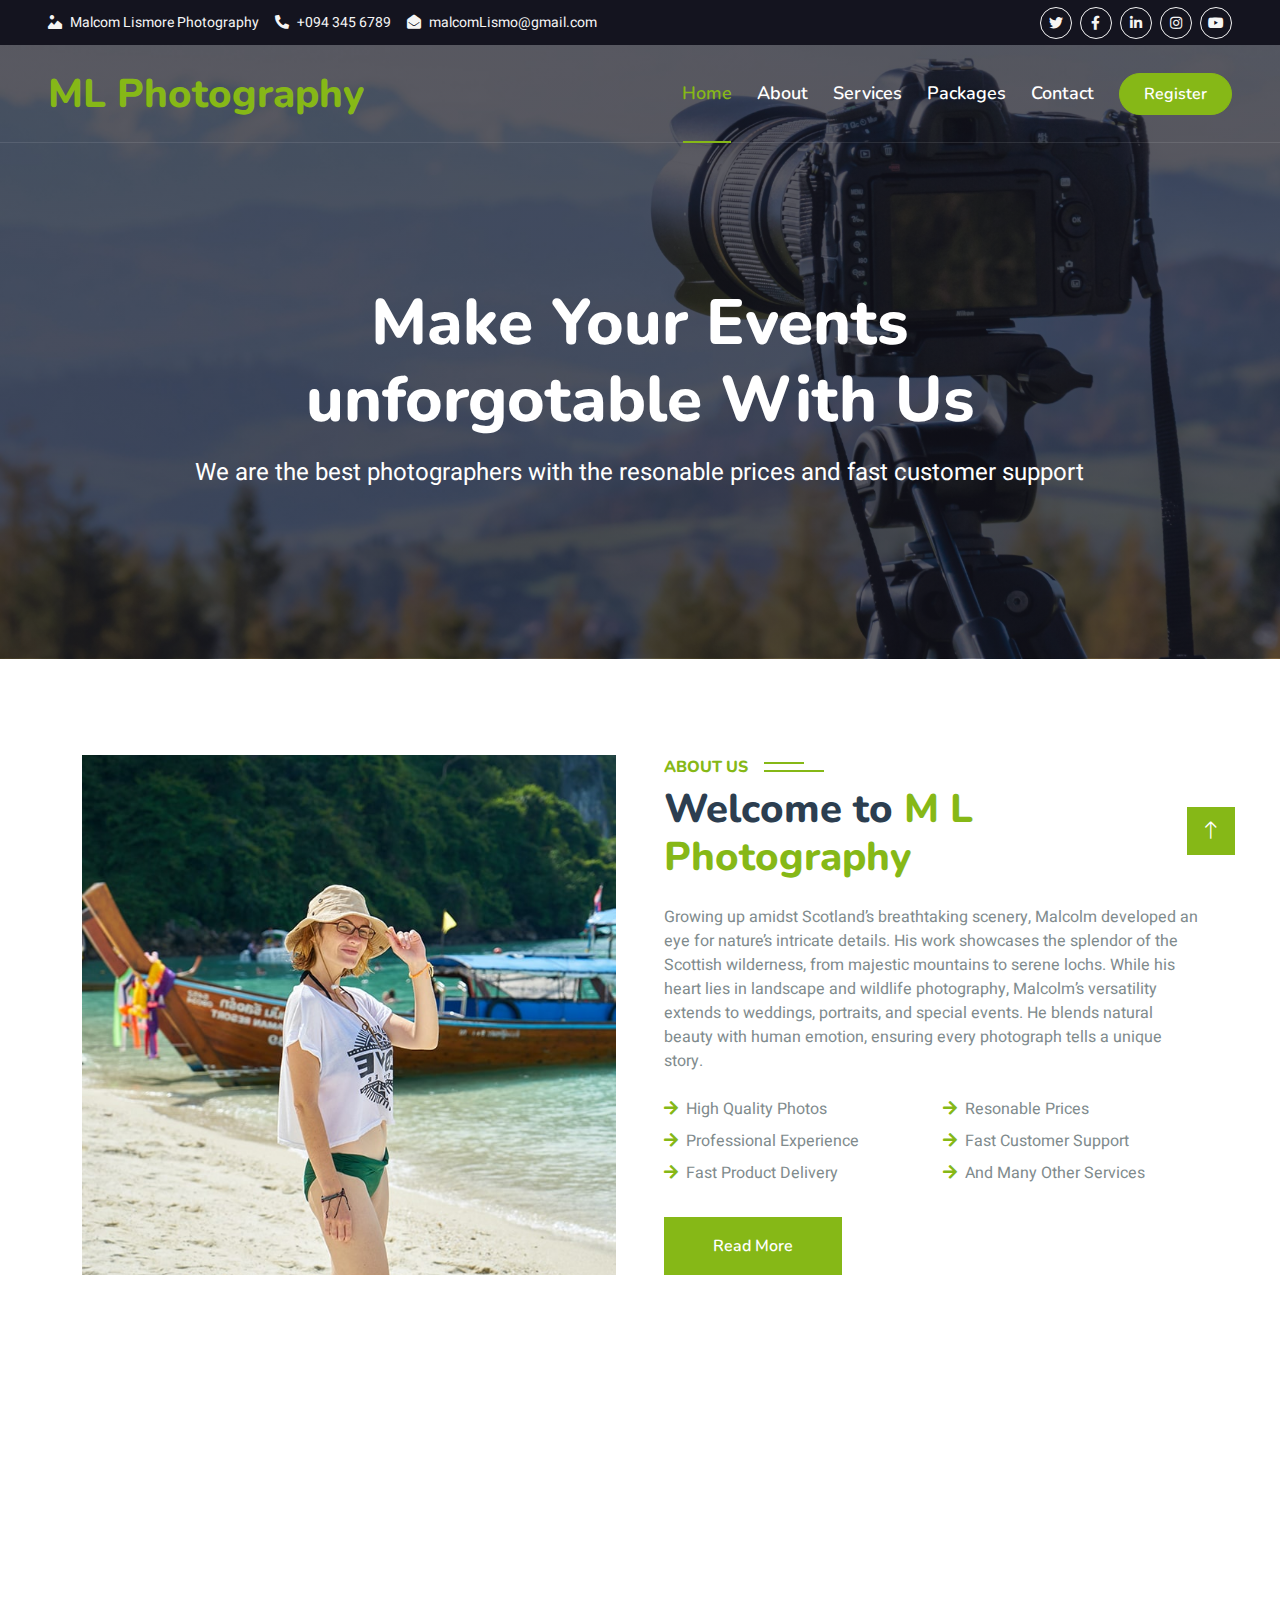
<file: index.html>
<!DOCTYPE html>
<html lang="en">

<head>
    <meta charset="utf-8">
    <title>Tourist - Travel Agency HTML Template</title>
    <meta content="width=device-width, initial-scale=1.0" name="viewport">
    <meta content="" name="keywords">
    <meta content="" name="description">

    <!-- Favicon -->
    <link href="img/favicon.ico" rel="icon">

    <!-- Google Web Fonts -->
    <link rel="preconnect" href="https://fonts.googleapis.com">
    <link rel="preconnect" href="https://fonts.gstatic.com" crossorigin>
    <link href="https://fonts.googleapis.com/css2?family=Heebo:wght@400;500;600&family=Nunito:wght@600;700;800&display=swap" rel="stylesheet">

    <!-- Icon Font Stylesheet -->
    <link href="https://cdnjs.cloudflare.com/ajax/libs/font-awesome/5.10.0/css/all.min.css" rel="stylesheet">
    <link href="https://cdn.jsdelivr.net/npm/bootstrap-icons@1.4.1/font/bootstrap-icons.css" rel="stylesheet">

    <!-- Libraries Stylesheet -->
    <link href="lib/animate/animate.min.css" rel="stylesheet">
    <link href="lib/owlcarousel/assets/owl.carousel.min.css" rel="stylesheet">
    <link href="lib/tempusdominus/css/tempusdominus-bootstrap-4.min.css" rel="stylesheet" />

    <!-- Customized Bootstrap Stylesheet -->
    <link href="css/bootstrap.min.css" rel="stylesheet">

    <!-- Template Stylesheet -->
    <link href="css/style.css" rel="stylesheet">
</head>

<body>
    <!-- Spinner Start -->
    <div id="spinner" class="show bg-white position-fixed translate-middle w-100 vh-100 top-50 start-50 d-flex align-items-center justify-content-center">
        <div class="spinner-border text-primary" style="width: 3rem; height: 3rem;" role="status">
            <span class="sr-only">Loading...</span>
        </div>
    </div>
    <!-- Spinner End -->


    <!-- Topbar Start -->
    <div class="container-fluid bg-dark px-5 d-none d-lg-block">
        <div class="row gx-0">
            <div class="col-lg-8 text-center text-lg-start mb-2 mb-lg-0">
                <div class="d-inline-flex align-items-center" style="height: 45px;">
                    <small class="me-3 text-light"><i class="bi bi-image-alt me-2"></i>Malcom Lismore Photography</small>
                    <small class="me-3 text-light"><i class="fa fa-phone-alt me-2"></i>+094 345 6789</small>
                    <small class="text-light"><i class="fa fa-envelope-open me-2"></i>malcomLismo@gmail.com</small>
                </div>
            </div>
            <div class="col-lg-4 text-center text-lg-end">
                <div class="d-inline-flex align-items-center" style="height: 45px;">
                    <a class="btn btn-sm btn-outline-light btn-sm-square rounded-circle me-2" href=""><i class="fab fa-twitter fw-normal"></i></a>
                    <a class="btn btn-sm btn-outline-light btn-sm-square rounded-circle me-2" href=""><i class="fab fa-facebook-f fw-normal"></i></a>
                    <a class="btn btn-sm btn-outline-light btn-sm-square rounded-circle me-2" href=""><i class="fab fa-linkedin-in fw-normal"></i></a>
                    <a class="btn btn-sm btn-outline-light btn-sm-square rounded-circle me-2" href=""><i class="fab fa-instagram fw-normal"></i></a>
                    <a class="btn btn-sm btn-outline-light btn-sm-square rounded-circle" href=""><i class="fab fa-youtube fw-normal"></i></a>
                </div>
            </div>
        </div>
    </div>
    <!-- Topbar End -->


    <!-- Navbar & Hero Start -->
    <div class="container-fluid position-relative p-0">
        <nav class="navbar navbar-expand-lg navbar-light px-4 px-lg-5 py-3 py-lg-0">
            <a href="" class="navbar-brand p-0">
                <h1 class="text-primary m-0">ML Photography</h1>
                <!-- <img src="img/logo.png" alt="Logo"> -->
            </a>
            <button class="navbar-toggler" type="button" data-bs-toggle="collapse" data-bs-target="#navbarCollapse">
                <span class="fa fa-bars"></span>
            </button>
            <div class="collapse navbar-collapse" id="navbarCollapse">
                <div class="navbar-nav ms-auto py-0">
                    <a href="index.html" class="nav-item nav-link active">Home</a>
                    <a href="about.html" class="nav-item nav-link">About</a>
                    <a href="service.html" class="nav-item nav-link">Services</a>
                    <a href="package.html" class="nav-item nav-link">Packages</a>
                    <a href="contact.html" class="nav-item nav-link">Contact</a>
                </div>
                <a href="#" onclick="showLogin()" class="btn btn-primary rounded-pill py-2 px-4">Register</a>
            </div>
        </nav>

        <div class="container-fluid bg-primary py-5 mb-5 hero-header">
            <div class="container py-5">
                <div class="row justify-content-center py-5">
                    <div class="col-lg-10 pt-lg-5 mt-lg-5 text-center">
                        <h1 class="display-3 text-white mb-3 animated slideInDown">Make Your Events unforgotable With Us</h1>
                        <p class="fs-4 text-white mb-4 animated slideInDown">We are the best photographers with the resonable prices and fast customer support</p>
                    </div>
                </div>
            </div>
        </div>
    </div>
    <!-- Navbar & Hero End -->


    <!-- About Start -->
    <div class="container-xxl py-5">
        <div class="container">
            <div class="row g-5">
                <div class="col-lg-6 wow fadeInUp" data-wow-delay="0.1s" style="min-height: 400px;">
                    <div class="position-relative h-100">
                        <img class="img-fluid position-absolute w-100 h-100" src="img/about.jpg" alt="" style="object-fit: cover;">
                    </div>
                </div>
                <div class="col-lg-6 wow fadeInUp" data-wow-delay="0.3s">
                    <h6 class="section-title bg-white text-start text-primary pe-3">About Us</h6>
                    <h1 class="mb-4">Welcome to <span class="text-primary">M L Photography</span></h1>
                    <p class="mb-4">Growing up amidst Scotland’s breathtaking scenery, Malcolm developed an eye for nature’s intricate details. His work showcases the splendor of the Scottish wilderness, from majestic mountains to serene lochs. While his heart lies in landscape and wildlife photography, Malcolm’s versatility extends to weddings, portraits, and special events. He blends natural beauty with human emotion, ensuring every photograph tells a unique story.</p>
                    <div class="row gy-2 gx-4 mb-4">
                        <div class="col-sm-6">
                            <p class="mb-0"><i class="fa fa-arrow-right text-primary me-2"></i>High Quality Photos</p>
                        </div>
                        <div class="col-sm-6">
                            <p class="mb-0"><i class="fa fa-arrow-right text-primary me-2"></i>Resonable Prices</p>
                        </div>
                        <div class="col-sm-6">
                            <p class="mb-0"><i class="fa fa-arrow-right text-primary me-2"></i>Professional Experience</p>
                        </div>
                        <div class="col-sm-6">
                            <p class="mb-0"><i class="fa fa-arrow-right text-primary me-2"></i>Fast Customer Support</p>
                        </div>
                        <div class="col-sm-6">
                            <p class="mb-0"><i class="fa fa-arrow-right text-primary me-2"></i>Fast Product Delivery</p>
                        </div>
                        <div class="col-sm-6">
                            <p class="mb-0"><i class="fa fa-arrow-right text-primary me-2"></i>And Many Other Services</p>
                        </div>
                    </div>
                    <a class="btn btn-primary py-3 px-5 mt-2" href="">Read More</a>
                </div>
            </div>
        </div>
    </div>
    <!-- About End -->


    <!-- Service Start -->
    <div class="container-xxl py-5">
        <div class="container">
            <div class="text-center wow fadeInUp" data-wow-delay="0.1s">
                <h6 class="section-title bg-white text-center text-primary px-3">Services</h6>
                <h1 class="mb-5">Our Services</h1>
            </div>
            <div class="row g-4">
                <div class="col-lg-3 col-sm-6 wow fadeInUp" data-wow-delay="0.1s">
                    <div class="service-item rounded pt-3">
                        <div class="p-4">
                            <i class="fa fa-3x fa-hotel text-primary mb-4"></i>
                            <h5>Event Photo Shoot</h5>
                            <p>We are shooting your events with unfogotable movements</p>
                        </div>
                    </div>
                </div>
                <div class="col-lg-3 col-sm-6 wow fadeInUp" data-wow-delay="0.3s">
                    <div class="service-item rounded pt-3">
                        <div class="p-4">
                            <i class="fa fa-3x fa-hotel text-primary mb-4"></i>
                            <h5>Wedding Photo Shhot</h5>
                            <p>We are shooting your weddings with unfogotable movements</p>
                        </div>
                    </div>
                </div>
                <div class="col-lg-3 col-sm-6 wow fadeInUp" data-wow-delay="0.5s">
                    <div class="service-item rounded pt-3">
                        <div class="p-4">
                            <i class="fa fa-3x fa-user text-primary mb-4"></i>
                            <h5>Pre Shoot</h5>
                            <p>We are shooting your pre shoot with unfogotable movements</p>
                        </div>
                    </div>
                </div>
                <div class="col-lg-3 col-sm-6 wow fadeInUp" data-wow-delay="0.7s">
                    <div class="service-item rounded pt-3">
                        <div class="p-4">
                            <i class="fa fa-3x fa-cog text-primary mb-4"></i>
                            <h5>Sell Photos</h5>
                            <p>We are selling photos that we are taken form jungles.</p>
                        </div>
                    </div>
                </div>
        
                
                
                
            </div>
        </div>
    </div>
    <!-- Service End -->


    <!-- Destination Start -->
    <div class="container-xxl py-5 destination">
        <div class="container">
            <div class="text-center wow fadeInUp" data-wow-delay="0.1s">
                <h6 class="section-title bg-white text-center text-primary px-3">Our Populer Clicks</h6>
                <h1 class="mb-5">Popular Portraits</h1>
            </div>
            <div class="row g-3">
                <div class="col-lg-7 col-md-6">
                    <div class="row g-3">
                        <div class="col-lg-12 col-md-12 wow zoomIn" data-wow-delay="0.1s">
                            <a class="position-relative d-block overflow-hidden" href="">
                                <img class="img-fluid" src="img/destination-1.jpg" alt="">
                                <div class="bg-white text-danger fw-bold position-absolute top-0 start-0 m-3 py-1 px-2">30% OFF</div>
                                <div class="bg-white text-primary fw-bold position-absolute bottom-0 end-0 m-3 py-1 px-2">Thailand</div>
                            </a>
                        </div>
                        <div class="col-lg-6 col-md-12 wow zoomIn" data-wow-delay="0.3s">
                            <a class="position-relative d-block overflow-hidden" href="">
                                <img class="img-fluid" src="img/destination-2.jpg" alt="">
                                <div class="bg-white text-danger fw-bold position-absolute top-0 start-0 m-3 py-1 px-2">25% OFF</div>
                                <div class="bg-white text-primary fw-bold position-absolute bottom-0 end-0 m-3 py-1 px-2">Malaysia</div>
                            </a>
                        </div>
                        <div class="col-lg-6 col-md-12 wow zoomIn" data-wow-delay="0.5s">
                            <a class="position-relative d-block overflow-hidden" href="">
                                <img class="img-fluid" src="img/destination-3.jpg" alt="">
                                <div class="bg-white text-danger fw-bold position-absolute top-0 start-0 m-3 py-1 px-2">35% OFF</div>
                                <div class="bg-white text-primary fw-bold position-absolute bottom-0 end-0 m-3 py-1 px-2">Australia</div>
                            </a>
                        </div>
                    </div>
                </div>
                <div class="col-lg-5 col-md-6 wow zoomIn" data-wow-delay="0.7s" style="min-height: 350px;">
                    <a class="position-relative d-block h-100 overflow-hidden" href="">
                        <img class="img-fluid position-absolute w-100 h-100" src="img/destination-4.jpg" alt="" style="object-fit: cover;">
                        <div class="bg-white text-danger fw-bold position-absolute top-0 start-0 m-3 py-1 px-2">20% OFF</div>
                        <div class="bg-white text-primary fw-bold position-absolute bottom-0 end-0 m-3 py-1 px-2">Indonesia</div>
                    </a>
                </div>
            </div>
        </div>
    </div>
    <!-- Destination Start -->


    <!-- Package Start -->
    <div class="container-xxl py-5">
        <div class="container">
            <div class="text-center wow fadeInUp" data-wow-delay="0.1s">
                <h6 class="section-title bg-white text-center text-primary px-3">Packages</h6>
                <h1 class="mb-5">Awesome Packages</h1>
            </div>
            <div class="row g-4 justify-content-center">
                <div class="col-lg-4 col-md-6 wow fadeInUp" data-wow-delay="0.1s">
                    <div class="package-item">
                        <div class="overflow-hidden">
                            <img class="img-fluid" src="img/wedding.jpg" alt="">
                        </div>
                        <div class="d-flex border-bottom">
                            <small class="flex-fill text-center border-end py-2"><i class="fa fa-map-marker-alt text-primary me-2"></i>Weddings</small>
                            <small class="flex-fill text-center border-end py-2"><i class="fa fa-calendar-alt text-primary me-2"></i>100 + Photos</small>
                            <small class="flex-fill text-center py-2"><i class="fa fa-user text-primary me-2"></i>2 Person</small>
                        </div>
                        <div class="text-center p-4">
                            <h3 class="mb-0">$249.00</h3>
                            <div class="mb-3">
                                <small class="fa fa-star text-primary"></small>
                                <small class="fa fa-star text-primary"></small>
                                <small class="fa fa-star text-primary"></small>
                                <small class="fa fa-star text-primary"></small>
                                <small class="fa fa-star text-primary"></small>
                            </div>
                            <p>Tempor erat elitr rebum at clita. Diam dolor diam ipsum sit diam amet diam eos</p>
                            <div class="d-flex justify-content-center mb-2">
                                <a href="#" class="btn btn-sm btn-primary px-3 border-end" style="border-radius: 30px 0 0 30px;">Read More</a>
                                <a href="#" class="btn btn-sm btn-primary px-3" style="border-radius: 0 30px 30px 0;">Book Now</a>
                            </div>
                        </div>
                    </div>
                </div>
                <div class="col-lg-4 col-md-6 wow fadeInUp" data-wow-delay="0.3s">
                    <div class="package-item">
                        <div class="overflow-hidden">
                            <img class="img-fluid" src="img/events.jpg" alt="">
                        </div>
                        <div class="d-flex border-bottom">
                            <small class="flex-fill text-center border-end py-2"><i class="fa fa-map-marker-alt text-primary me-2"></i>Events</small>
                            <small class="flex-fill text-center border-end py-2"><i class="fa fa-calendar-alt text-primary me-2"></i>300+ Photos</small>
                            <small class="flex-fill text-center py-2"><i class="fa fa-user text-primary me-2"></i>4 Person</small>
                        </div>
                        <div class="text-center p-4">
                            <h3 class="mb-0">$539.00</h3>
                            <div class="mb-3">
                                <small class="fa fa-star text-primary"></small>
                                <small class="fa fa-star text-primary"></small>
                                <small class="fa fa-star text-primary"></small>
                                <small class="fa fa-star text-primary"></small>
                                <small class="fa fa-star text-primary"></small>
                            </div>
                            <p>Tempor erat elitr rebum at clita. Diam dolor diam ipsum sit diam amet diam eos</p>
                            <div class="d-flex justify-content-center mb-2">
                                <a href="#" class="btn btn-sm btn-primary px-3 border-end" style="border-radius: 30px 0 0 30px;">Read More</a>
                                <a href="#" class="btn btn-sm btn-primary px-3" style="border-radius: 0 30px 30px 0;">Book Now</a>
                            </div>
                        </div>
                    </div>
                </div>
                <div class="col-lg-4 col-md-6 wow fadeInUp" data-wow-delay="0.5s">
                    <div class="package-item">
                        <div class="overflow-hidden">
                            <img class="img-fluid" src="img/preshoot.jpg" alt="">
                        </div>
                        <div class="d-flex border-bottom">
                            <small class="flex-fill text-center border-end py-2"><i class="fa fa-map-marker-alt text-primary me-2"></i>Pre Shoots</small>
                            <small class="flex-fill text-center border-end py-2"><i class="fa fa-calendar-alt text-primary me-2"></i>50+ Photos</small>
                            <small class="flex-fill text-center py-2"><i class="fa fa-user text-primary me-2"></i>1 Person</small>
                        </div>
                        <div class="text-center p-4">
                            <h3 class="mb-0">$189.00</h3>
                            <div class="mb-3">
                                <small class="fa fa-star text-primary"></small>
                                <small class="fa fa-star text-primary"></small>
                                <small class="fa fa-star text-primary"></small>
                                <small class="fa fa-star text-primary"></small>
                                <small class="fa fa-star text-primary"></small>
                            </div>
                            <p>Tempor erat elitr rebum at clita. Diam dolor diam ipsum sit diam amet diam eos</p>
                            <div class="d-flex justify-content-center mb-2">
                                <a href="#" class="btn btn-sm btn-primary px-3 border-end" style="border-radius: 30px 0 0 30px;">Read More</a>
                                <a href="#" class="btn btn-sm btn-primary px-3" style="border-radius: 0 30px 30px 0;">Book Now</a>
                            </div>
                        </div>
                    </div>
                </div>
            </div>
        </div>
    </div>
    <!-- Package End -->


    <!-- Booking Start -->
    <div class="container-xxl py-5 wow fadeInUp" data-wow-delay="0.1s">
        <div class="container">
            <div class="booking p-5">
                <div class="row g-5 align-items-center">
                    <div class="col-md-6 text-white">
                        <h6 class="text-white text-uppercase">Booking</h6>
                        <h1 class="text-white mb-4">Online Booking</h1>
                        <p class="mb-4">Tempor erat elitr rebum at clita. Diam dolor diam ipsum sit. Aliqu diam amet diam et eos. Clita erat ipsum et lorem et sit.</p>
                        <p class="mb-4">Tempor erat elitr rebum at clita. Diam dolor diam ipsum sit. Aliqu diam amet diam et eos. Clita erat ipsum et lorem et sit, sed stet lorem sit clita duo justo magna dolore erat amet</p>
                        <a class="btn btn-outline-light py-3 px-5 mt-2" href="">Read More</a>
                    </div>
                    <div class="col-md-6">
                        <h1 class="text-white mb-4">Book A Photographer</h1>
                        <form>
                            <div class="row g-3">
                                <div class="col-md-6">
                                    <div class="form-floating">
                                        <input type="text" class="form-control bg-transparent" id="name" placeholder="Your Name">
                                        <label for="name">Your Name</label>
                                    </div>
                                </div>
                                <div class="col-md-6">
                                    <div class="form-floating">
                                        <input type="email" class="form-control bg-transparent" id="email" placeholder="Your Email">
                                        <label for="email">Your Email</label>
                                    </div>
                                </div>
                                <div class="col-md-6">
                                    <div class="form-floating date" id="date3" data-target-input="nearest">
                                        <input type="text" class="form-control bg-transparent datetimepicker-input" id="datetime" placeholder="Date & Time" data-target="#date3" data-toggle="datetimepicker" />
                                        <label for="datetime">Date & Time</label>
                                    </div>
                                </div>
                                <div class="col-md-6">
                                    <div class="form-floating">
                                        <select class="form-select bg-transparent" id="select1">
                                            <option value="1">Wedding Shoot</option>
                                            <option value="2">Event Shoot</option>
                                            <option value="3">Other Shoot</option>
                                        </select>
                                        <label for="select1">Photo Shoot Type</label>
                                    </div>
                                </div>
                                <div class="col-12">
                                    <div class="form-floating">
                                        <textarea class="form-control bg-transparent" placeholder="Special Request" id="message" style="height: 100px"></textarea>
                                        <label for="message">Special Request</label>
                                    </div>
                                </div>
                                <div class="col-12">
                                    <button class="btn btn-outline-light w-100 py-3" type="submit">Book Now</button>
                                </div>
                            </div>
                        </form>
                    </div>
                </div>
            </div>
        </div>
    </div>
    <!-- Booking Start -->

        

    <!-- Footer Start -->
    <div class="container-fluid bg-dark text-light footer pt-5 mt-5 wow fadeIn" data-wow-delay="0.1s">
        <div class="container py-5">
            <div class="row g-5">
                <div class="col-lg-3 col-md-6">
                    <h4 class="text-white mb-3">Company</h4>
                    <a class="btn btn-link" href="">About Us</a>
                    <a class="btn btn-link" href="">Contact Us</a>
                    <a class="btn btn-link" href="">Privacy Policy</a>
                    <a class="btn btn-link" href="">Terms & Condition</a>
                    <a class="btn btn-link" href="">FAQs & Help</a>
                </div>
                <div class="col-lg-3 col-md-6">
                    <h4 class="text-white mb-3">Contact</h4>
                    <p class="mb-2"><i class="fa fa-map-marker-alt me-3"></i>ML Photographer, Sri Lanka</p>
                    <p class="mb-2"><i class="fa fa-phone-alt me-3"></i>+094 345 67890</p>
                    <p class="mb-2"><i class="fa fa-envelope me-3"></i>malcomLismo@gmail.com</p>
                    <div class="d-flex pt-2">
                        <a class="btn btn-outline-light btn-social" href=""><i class="fab fa-twitter"></i></a>
                        <a class="btn btn-outline-light btn-social" href=""><i class="fab fa-facebook-f"></i></a>
                        <a class="btn btn-outline-light btn-social" href=""><i class="fab fa-youtube"></i></a>
                        <a class="btn btn-outline-light btn-social" href=""><i class="fab fa-linkedin-in"></i></a>
                    </div>
                </div>
                <div class="col-lg-3 col-md-6">
                    <h4 class="text-white mb-3">Gallery</h4>
                    <div class="row g-2 pt-2">
                        <div class="col-4">
                            <img class="img-fluid bg-light p-1" src="img/destination-1.jpg" alt="">
                        </div>
                        <div class="col-4">
                            <img class="img-fluid bg-light p-1" src="img/destination-2.jpg" alt="">
                        </div>
                        <div class="col-4">
                            <img class="img-fluid bg-light p-1" src="img/destination-4.jpg" alt="">
                        </div>
                        <div class="col-4">
                            <img class="img-fluid bg-light p-1" src="img/destination-3.jpg" alt="">
                        </div>
                        <div class="col-4">
                            <img class="img-fluid bg-light p-1" src="img/destination-1.jpg" alt="">
                        </div>
                        <div class="col-4">
                            <img class="img-fluid bg-light p-1" src="img/destination-4.jpg" alt="">
                        </div>
                    </div>
                </div>
                <div class="col-lg-3 col-md-6">
                    <h4 class="text-white mb-3">New Updates</h4>
                    <p>Subscribe for more updates</p>
                    <div class="position-relative mx-auto" style="max-width: 400px;">
                        <input class="form-control border-primary w-100 py-3 ps-4 pe-5" type="text" placeholder="Your email">
                        <button type="button" class="btn btn-primary py-2 position-absolute top-0 end-0 mt-2 me-2">Subscribe</button>
                    </div>
                </div>
            </div>
        </div>
        <div class="container">
            <div class="copyright">
                <div class="row">
                    <div class="col-md-6 text-center text-md-start mb-3 mb-md-0">
                        &copy; <a class="border-bottom" href="#">Dulina Dulsara</a>, All Right Reserved.

                        
                        Designed By <a class="border-bottom" href="https://github.com/SachinUthpala">Dulina Dulasara</a>
                    </div>
                    <div class="col-md-6 text-center text-md-end">
                        <div class="footer-menu">
                            <a href="./index.html">Home</a>
                            <a href="0762712200">Help</a>
                            <a href="./contact.html">FQAs</a>
                        </div>
                    </div>
                </div>
            </div>
        </div>
    </div>
    <!-- Footer End -->


    <!-- Back to Top -->
    <a href="#" class="btn btn-lg btn-primary btn-lg-square back-to-top"><i class="bi bi-arrow-up"></i></a>


    <!-- JavaScript Libraries -->
    <script src="https://code.jquery.com/jquery-3.4.1.min.js"></script>
    <script src="https://cdn.jsdelivr.net/npm/bootstrap@5.0.0/dist/js/bootstrap.bundle.min.js"></script>
    <script src="lib/wow/wow.min.js"></script>
    <script src="lib/easing/easing.min.js"></script>
    <script src="lib/waypoints/waypoints.min.js"></script>
    <script src="lib/owlcarousel/owl.carousel.min.js"></script>
    <script src="lib/tempusdominus/js/moment.min.js"></script>
    <script src="lib/tempusdominus/js/moment-timezone.min.js"></script>
    <script src="lib/tempusdominus/js/tempusdominus-bootstrap-4.min.js"></script>

    <!-- Template Javascript -->
    <script src="js/main.js"></script>


    <!-- login  form -->
    <div class="wrapper" id="login">
        <form action="./backEnd/Login/login.php" method="post" autocomplete="off">
          <h2>Login</h2>
            <div class="input-field">
            <input type="email" required name="email" >
            <label>Enter your email</label>
          </div>
          <div class="input-field">
            <input type="password" required name="password" >
            <label>Enter your password</label>
          </div>
          <button type="submit" name="login">Log In</button>
          <div class="register">
            <p onclick="showsignup()">Don't have an account? <a href="#">Register</a></p>
            <p onclick="hideLogin()">Don't have an account? <a href="#">Close Login</a></p>
          </div>
        </form>
      </div>

      <!-- end of login -->

      <!-- register form -->
      <div class="wrapper" id="signup">
        <form action="./backEnd/Login/login.php" method="post"  autocomplete="off">
          <h2>Register</h2>
          <div class="input-field">
            <input type="text" required name="username">
            <label>Enter your name</label>
          </div>
          <div class="input-field">
            <input type="text" required  name="phone">
            <label>Enter your phone</label>
          </div>
         <div class="input-field">
            <input type="email" required name="email" >
            <label>Enter your email</label>
          </div>
          <div class="input-field">
            <input type="password" required  name="password">
            <label>Enter your password</label>
          </div>
          
          
          <button type="submit" name="signup">Sign Up</button>
        </form>
      </div>
       <!-- end of register form -->
</body>

</html>


<script>

    const showLogin = () => {
        document.getElementById("login").style.display = "block";
        document.getElementById("signup").style.display = "none";
    }
    const showsignup = () => {
        document.getElementById("signup").style.display = "block";
        document.getElementById("login").style.display = "none";
    }

    const hideLogin = () => {
        document.getElementById("login").style.display = "none";
        document.getElementById("signup").style.display = "none";
    }
</script>
</file>
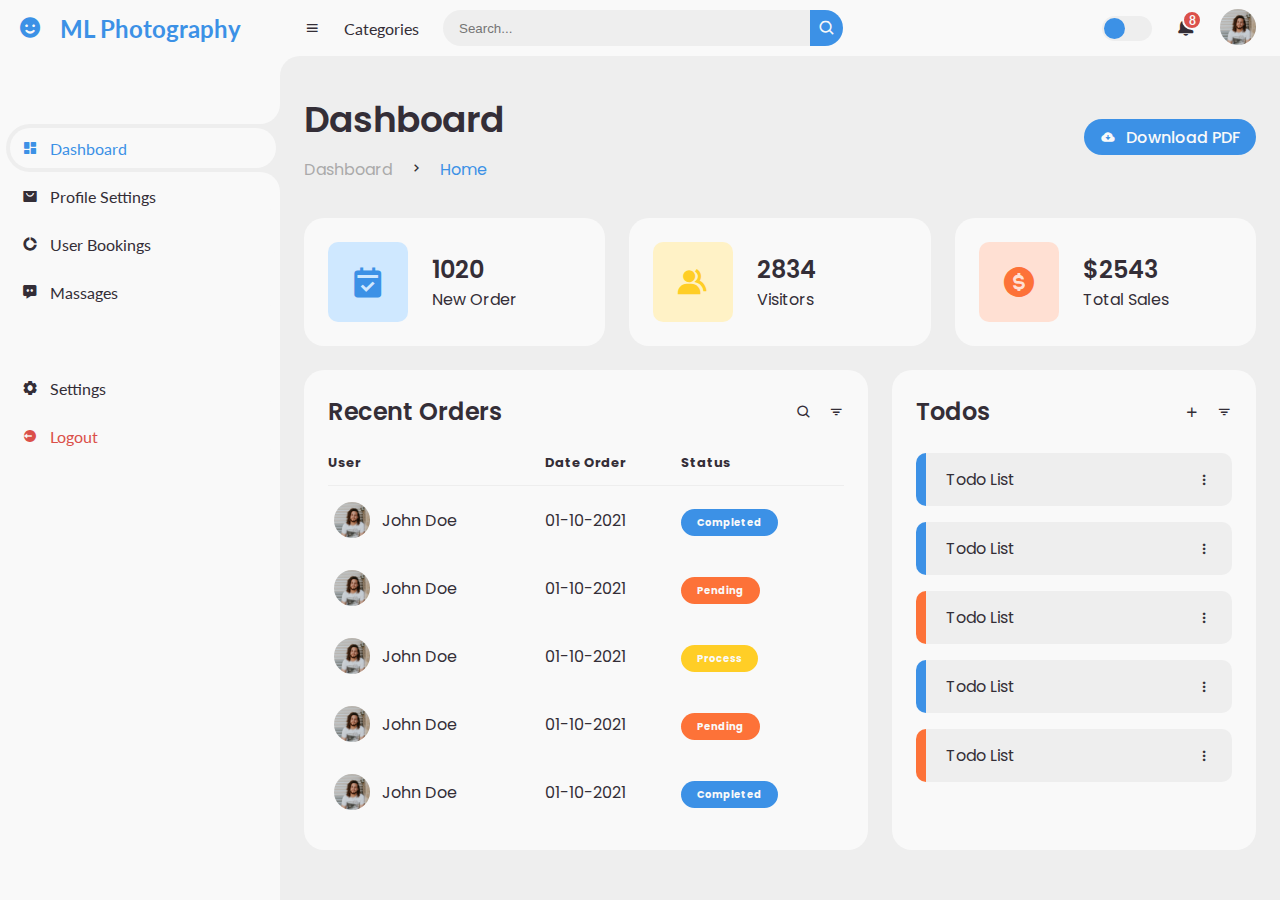
<file: Admin/index.html>
<!DOCTYPE html>
<html lang="en">
<head>
	<meta charset="UTF-8">
	<meta name="viewport" content="width=device-width, initial-scale=1.0">

	<!-- Boxicons -->
	<link href='https://unpkg.com/boxicons@2.0.9/css/boxicons.min.css' rel='stylesheet'>
	<!-- My CSS -->
	<link rel="stylesheet" href="style.css">

	<title>ML Admin</title>
</head>
<body>


	<!-- SIDEBAR -->
	<section id="sidebar">
		<a href="#" class="brand">
			<i class='bx bxs-smile'></i>
			<span class="text">ML Photography</span>
		</a>
		<ul class="side-menu top">
			<li class="active">
				<a href="#" onclick="showDash()">
					<i class='bx bxs-dashboard' ></i>
					<span class="text">Dashboard</span>
				</a>
			</li>
			<li>
				<a href="#" onclick="showProfile()">
					<i class='bx bxs-shopping-bag-alt' ></i>
					<span class="text">Profile Settings</span>
				</a>
			</li>
			<li>
				<a href="#">
					<i class='bx bxs-doughnut-chart' ></i>
					<span class="text">User Bookings</span>
				</a>
			</li>
			<li>
				<a href="#">
					<i class='bx bxs-message-dots' ></i>
					<span class="text">Massages</span>
				</a>
			</li>
		</ul>
		<ul class="side-menu">
			<li>
				<a href="#">
					<i class='bx bxs-cog' ></i>
					<span class="text">Settings</span>
				</a>
			</li>
			<li>
				<a href="#" class="logout">
					<i class='bx bxs-log-out-circle' ></i>
					<span class="text">Logout</span>
				</a>
			</li>
		</ul>
	</section>
	<!-- SIDEBAR -->



	<!-- CONTENT -->
	<section id="content">
		<!-- NAVBAR -->
		<nav>
			<i class='bx bx-menu' ></i>
			<a href="#" class="nav-link">Categories</a>
			<form action="#">
				<div class="form-input">
					<input type="search" placeholder="Search...">
					<button type="submit" class="search-btn"><i class='bx bx-search' ></i></button>
				</div>
			</form>
			<input type="checkbox" id="switch-mode" hidden>
			<label for="switch-mode" class="switch-mode"></label>
			<a href="#" class="notification">
				<i class='bx bxs-bell' ></i>
				<span class="num">8</span>
			</a>
			<a href="#" class="profile">
				<img src="img/people.png">
			</a>
		</nav>
		<!-- NAVBAR -->

		<!-- MAIN -->
		<main id="dashbord">
			<div class="head-title">
				<div class="left">
					<h1>Dashboard</h1>
					<ul class="breadcrumb">
						<li>
							<a href="#">Dashboard</a>
						</li>
						<li><i class='bx bx-chevron-right' ></i></li>
						<li>
							<a class="active" href="#">Home</a>
						</li>
					</ul>
				</div>
				<a href="#" class="btn-download">
					<i class='bx bxs-cloud-download' ></i>
					<span class="text">Download PDF</span>
				</a>
			</div>

			<ul class="box-info">
				<li>
					<i class='bx bxs-calendar-check' ></i>
					<span class="text">
						<h3>1020</h3>
						<p>New Order</p>
					</span>
				</li>
				<li>
					<i class='bx bxs-group' ></i>
					<span class="text">
						<h3>2834</h3>
						<p>Visitors</p>
					</span>
				</li>
				<li>
					<i class='bx bxs-dollar-circle' ></i>
					<span class="text">
						<h3>$2543</h3>
						<p>Total Sales</p>
					</span>
				</li>
			</ul>


			<div class="table-data">
				<div class="order">
					<div class="head">
						<h3>Recent Orders</h3>
						<i class='bx bx-search' ></i>
						<i class='bx bx-filter' ></i>
					</div>
					<table>
						<thead>
							<tr>
								<th>User</th>
								<th>Date Order</th>
								<th>Status</th>
							</tr>
						</thead>
						<tbody>
							<tr>
								<td>
									<img src="img/people.png">
									<p>John Doe</p>
								</td>
								<td>01-10-2021</td>
								<td><span class="status completed">Completed</span></td>
							</tr>
							<tr>
								<td>
									<img src="img/people.png">
									<p>John Doe</p>
								</td>
								<td>01-10-2021</td>
								<td><span class="status pending">Pending</span></td>
							</tr>
							<tr>
								<td>
									<img src="img/people.png">
									<p>John Doe</p>
								</td>
								<td>01-10-2021</td>
								<td><span class="status process">Process</span></td>
							</tr>
							<tr>
								<td>
									<img src="img/people.png">
									<p>John Doe</p>
								</td>
								<td>01-10-2021</td>
								<td><span class="status pending">Pending</span></td>
							</tr>
							<tr>
								<td>
									<img src="img/people.png">
									<p>John Doe</p>
								</td>
								<td>01-10-2021</td>
								<td><span class="status completed">Completed</span></td>
							</tr>
						</tbody>
					</table>
				</div>
				<div class="todo">
					<div class="head">
						<h3>Todos</h3>
						<i class='bx bx-plus' ></i>
						<i class='bx bx-filter' ></i>
					</div>
					<ul class="todo-list">
						<li class="completed">
							<p>Todo List</p>
							<i class='bx bx-dots-vertical-rounded' ></i>
						</li>
						<li class="completed">
							<p>Todo List</p>
							<i class='bx bx-dots-vertical-rounded' ></i>
						</li>
						<li class="not-completed">
							<p>Todo List</p>
							<i class='bx bx-dots-vertical-rounded' ></i>
						</li>
						<li class="completed">
							<p>Todo List</p>
							<i class='bx bx-dots-vertical-rounded' ></i>
						</li>
						<li class="not-completed">
							<p>Todo List</p>
							<i class='bx bx-dots-vertical-rounded' ></i>
						</li>
					</ul>
				</div>
			</div>
		</main>
		<!-- MAIN -->

		<!-- profile settings -->
		<main id="profile">
			<h1>Profile Settings</h1>
			<form action="#" method="post">
				<img src="../img/user.png" alt="">
				<input type="text" name="name" id="" class="inputs">
				<input type="email" name="email" id="" class="inputs">
				<input type="text" name="phone" id="" class="inputs">
				<input type="text" name="password" id="" class="inputs">
				<input type="file" name="profileimg" id="" class="inputs">
				<input type="submit" name="submit" value="Update" class="inputs">
			</form>
			
		</main>
		<!-- end of profile settings -->
	</section>
	<!-- CONTENT -->

	<script>
		const showProfile = () => {
			document.getElementById("profile").style.display = "block";
			document.getElementById("dashbord").style.display = "none";
		}

		const showDash = () => {
			document.getElementById("profile").style.display = "none";
			document.getElementById("dashbord").style.display = "block";
		}
	</script>
	

	<script src="script.js"></script>
</body>
</html>
</file>
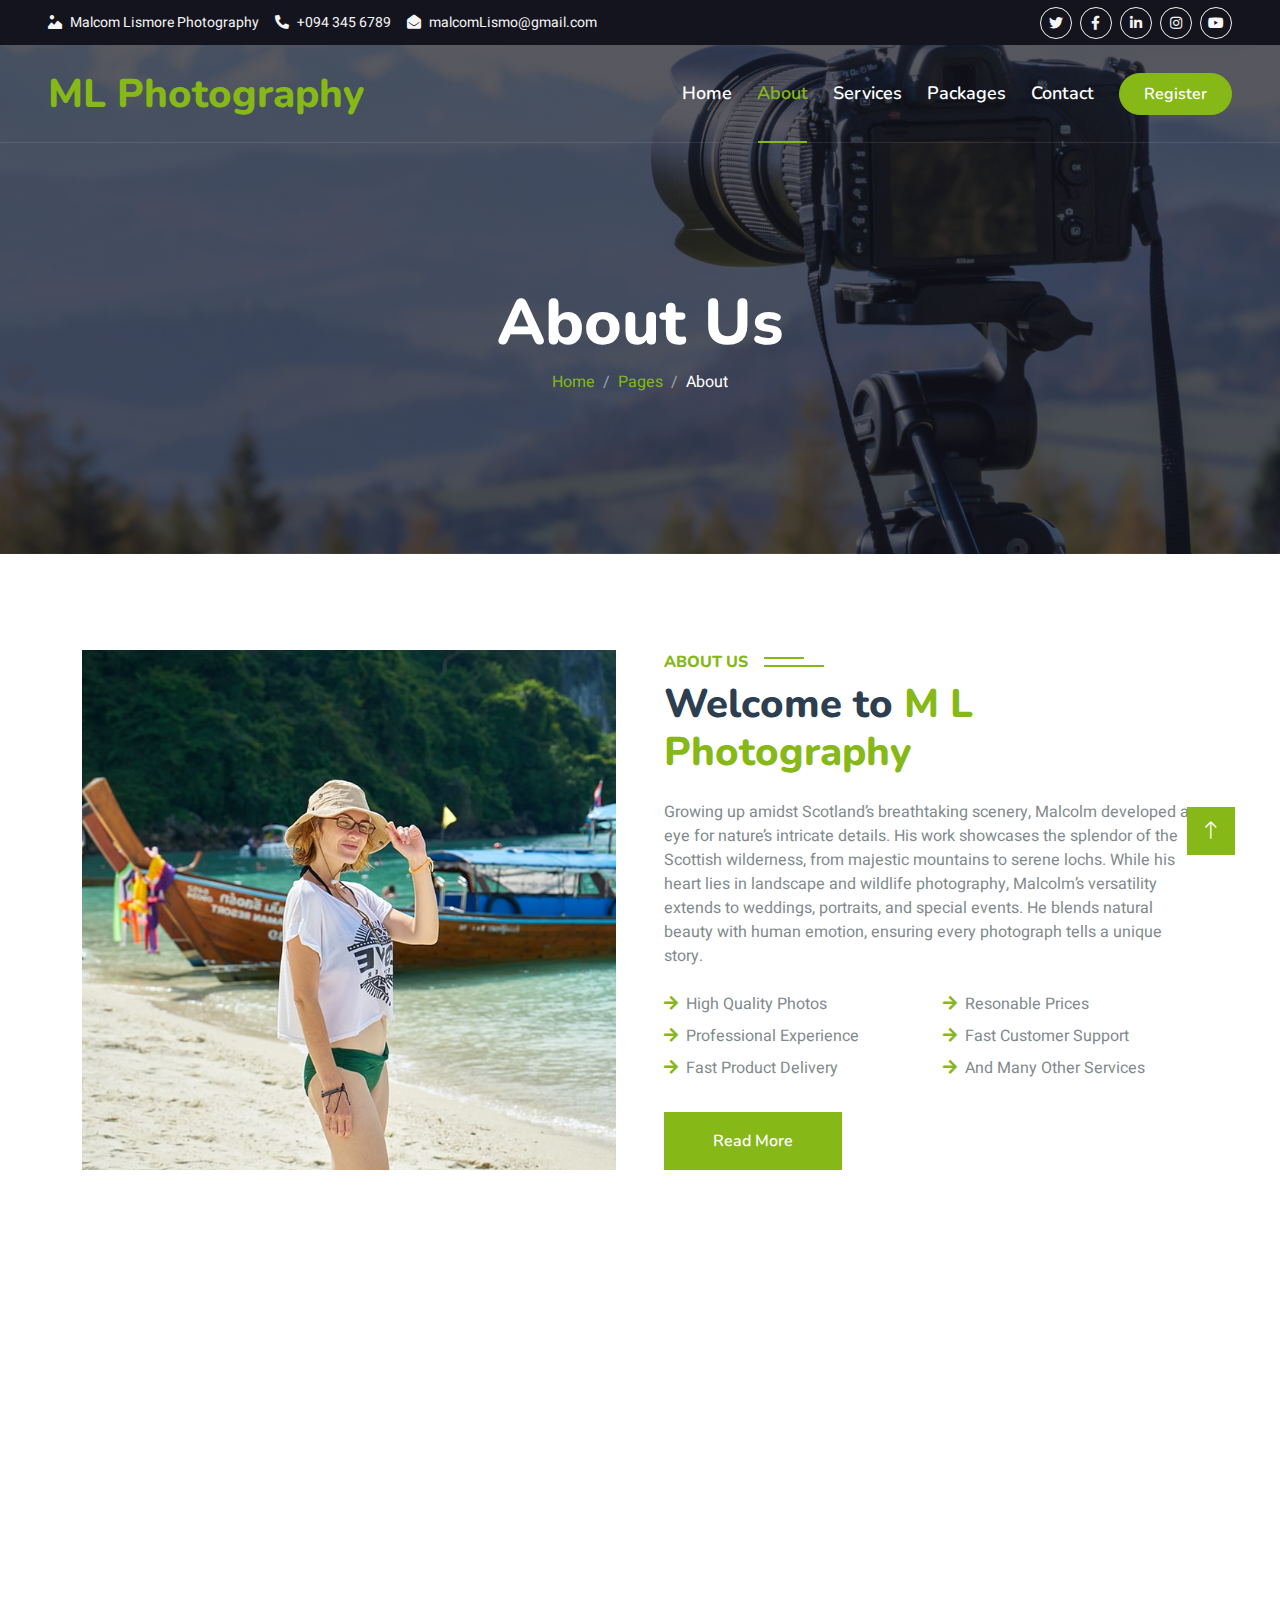
<file: about.html>
<!DOCTYPE html>
<html lang="en">

<head>
    <meta charset="utf-8">
    <title>Tourist - Travel Agency HTML Template</title>
    <meta content="width=device-width, initial-scale=1.0" name="viewport">
    <meta content="" name="keywords">
    <meta content="" name="description">

    <!-- Favicon -->
    <link href="img/favicon.ico" rel="icon">

    <!-- Google Web Fonts -->
    <link rel="preconnect" href="https://fonts.googleapis.com">
    <link rel="preconnect" href="https://fonts.gstatic.com" crossorigin>
    <link href="https://fonts.googleapis.com/css2?family=Heebo:wght@400;500;600&family=Nunito:wght@600;700;800&display=swap" rel="stylesheet">

    <!-- Icon Font Stylesheet -->
    <link href="https://cdnjs.cloudflare.com/ajax/libs/font-awesome/5.10.0/css/all.min.css" rel="stylesheet">
    <link href="https://cdn.jsdelivr.net/npm/bootstrap-icons@1.4.1/font/bootstrap-icons.css" rel="stylesheet">

    <!-- Libraries Stylesheet -->
    <link href="lib/animate/animate.min.css" rel="stylesheet">
    <link href="lib/owlcarousel/assets/owl.carousel.min.css" rel="stylesheet">
    <link href="lib/tempusdominus/css/tempusdominus-bootstrap-4.min.css" rel="stylesheet" />

    <!-- Customized Bootstrap Stylesheet -->
    <link href="css/bootstrap.min.css" rel="stylesheet">

    <!-- Template Stylesheet -->
    <link href="css/style.css" rel="stylesheet">
</head>

<body>
    <!-- Spinner Start -->
    <div id="spinner" class="show bg-white position-fixed translate-middle w-100 vh-100 top-50 start-50 d-flex align-items-center justify-content-center">
        <div class="spinner-border text-primary" style="width: 3rem; height: 3rem;" role="status">
            <span class="sr-only">Loading...</span>
        </div>
    </div>
    <!-- Spinner End -->


   <!-- Topbar Start -->
   <div class="container-fluid bg-dark px-5 d-none d-lg-block">
    <div class="row gx-0">
        <div class="col-lg-8 text-center text-lg-start mb-2 mb-lg-0">
            <div class="d-inline-flex align-items-center" style="height: 45px;">
                <small class="me-3 text-light"><i class="bi bi-image-alt me-2"></i>Malcom Lismore Photography</small>
                <small class="me-3 text-light"><i class="fa fa-phone-alt me-2"></i>+094 345 6789</small>
                <small class="text-light"><i class="fa fa-envelope-open me-2"></i>malcomLismo@gmail.com</small>
            </div>
        </div>
        <div class="col-lg-4 text-center text-lg-end">
            <div class="d-inline-flex align-items-center" style="height: 45px;">
                <a class="btn btn-sm btn-outline-light btn-sm-square rounded-circle me-2" href=""><i class="fab fa-twitter fw-normal"></i></a>
                <a class="btn btn-sm btn-outline-light btn-sm-square rounded-circle me-2" href=""><i class="fab fa-facebook-f fw-normal"></i></a>
                <a class="btn btn-sm btn-outline-light btn-sm-square rounded-circle me-2" href=""><i class="fab fa-linkedin-in fw-normal"></i></a>
                <a class="btn btn-sm btn-outline-light btn-sm-square rounded-circle me-2" href=""><i class="fab fa-instagram fw-normal"></i></a>
                <a class="btn btn-sm btn-outline-light btn-sm-square rounded-circle" href=""><i class="fab fa-youtube fw-normal"></i></a>
            </div>
        </div>
    </div>
</div>
<!-- Topbar End -->


    <!-- Navbar & Hero Start -->
    <div class="container-fluid position-relative p-0">
        
        <nav class="navbar navbar-expand-lg navbar-light px-4 px-lg-5 py-3 py-lg-0">
            <a href="" class="navbar-brand p-0">
                <h1 class="text-primary m-0">ML Photography</h1>
                <!-- <img src="img/logo.png" alt="Logo"> -->
            </a>
            <button class="navbar-toggler" type="button" data-bs-toggle="collapse" data-bs-target="#navbarCollapse">
                <span class="fa fa-bars"></span>
            </button>
            <div class="collapse navbar-collapse" id="navbarCollapse">
                <div class="navbar-nav ms-auto py-0">
                    <a href="index.html" class="nav-item nav-link ">Home</a>
                    <a href="about.html" class="nav-item nav-link active">About</a>
                    <a href="service.html" class="nav-item nav-link">Services</a>
                    <a href="package.html" class="nav-item nav-link">Packages</a>
                    <a href="contact.html" class="nav-item nav-link ">Contact</a>
                </div>
                <a href="#" onclick="showLogin()" class="btn btn-primary rounded-pill py-2 px-4">Register</a>
            </div>
        </nav>

        <div class="container-fluid bg-primary py-5 mb-5 hero-header">
            <div class="container py-5">
                <div class="row justify-content-center py-5">
                    <div class="col-lg-10 pt-lg-5 mt-lg-5 text-center">
                        <h1 class="display-3 text-white animated slideInDown">About Us</h1>
                        <nav aria-label="breadcrumb">
                            <ol class="breadcrumb justify-content-center">
                                <li class="breadcrumb-item"><a href="#">Home</a></li>
                                <li class="breadcrumb-item"><a href="#">Pages</a></li>
                                <li class="breadcrumb-item text-white active" aria-current="page">About</li>
                            </ol>
                        </nav>
                    </div>
                </div>
            </div>
        </div>
    </div>
    <!-- Navbar & Hero End -->


    <!-- About Start -->
    <div class="container-xxl py-5">
        <div class="container">
            <div class="row g-5">
                <div class="col-lg-6 wow fadeInUp" data-wow-delay="0.1s" style="min-height: 400px;">
                    <div class="position-relative h-100">
                        <img class="img-fluid position-absolute w-100 h-100" src="img/about.jpg" alt="" style="object-fit: cover;">
                    </div>
                </div>
                <div class="col-lg-6 wow fadeInUp" data-wow-delay="0.3s">
                    <h6 class="section-title bg-white text-start text-primary pe-3">About Us</h6>
                    <h1 class="mb-4">Welcome to <span class="text-primary">M L Photography</span></h1>
                    <p class="mb-4">Growing up amidst Scotland’s breathtaking scenery, Malcolm developed an eye for nature’s intricate details. His work showcases the splendor of the Scottish wilderness, from majestic mountains to serene lochs. While his heart lies in landscape and wildlife photography, Malcolm’s versatility extends to weddings, portraits, and special events. He blends natural beauty with human emotion, ensuring every photograph tells a unique story.</p>
                    <div class="row gy-2 gx-4 mb-4">
                        <div class="col-sm-6">
                            <p class="mb-0"><i class="fa fa-arrow-right text-primary me-2"></i>High Quality Photos</p>
                        </div>
                        <div class="col-sm-6">
                            <p class="mb-0"><i class="fa fa-arrow-right text-primary me-2"></i>Resonable Prices</p>
                        </div>
                        <div class="col-sm-6">
                            <p class="mb-0"><i class="fa fa-arrow-right text-primary me-2"></i>Professional Experience</p>
                        </div>
                        <div class="col-sm-6">
                            <p class="mb-0"><i class="fa fa-arrow-right text-primary me-2"></i>Fast Customer Support</p>
                        </div>
                        <div class="col-sm-6">
                            <p class="mb-0"><i class="fa fa-arrow-right text-primary me-2"></i>Fast Product Delivery</p>
                        </div>
                        <div class="col-sm-6">
                            <p class="mb-0"><i class="fa fa-arrow-right text-primary me-2"></i>And Many Other Services</p>
                        </div>
                    </div>
                    <a class="btn btn-primary py-3 px-5 mt-2" href="">Read More</a>
                </div>
            </div>
        </div>
    </div>
    <!-- About End -->


    <!-- Team Start -->
    <div class="container-xxl py-5">
        <div class="container">
            <div class="text-center wow fadeInUp" data-wow-delay="0.1s">
                <h6 class="section-title bg-white text-center text-primary px-3">Our Professional Team</h6>
                <h1 class="mb-5">Meet Our Professional Team</h1>
            </div>
            <div class="row g-4">
                <div class="col-lg-3 col-md-6 wow fadeInUp" data-wow-delay="0.1s">
                    <div class="team-item">
                        <div class="overflow-hidden">
                            <img class="img-fluid" src="img/team-1.jpg" alt="">
                        </div>
                        <div class="position-relative d-flex justify-content-center" style="margin-top: -19px;">
                            <a class="btn btn-square mx-1" href=""><i class="fab fa-facebook-f"></i></a>
                            <a class="btn btn-square mx-1" href=""><i class="fab fa-twitter"></i></a>
                            <a class="btn btn-square mx-1" href=""><i class="fab fa-instagram"></i></a>
                        </div>
                        <div class="text-center p-4">
                            <h5 class="mb-0">Photographer 01</h5>
                            <small>Photographer</small>
                        </div>
                    </div>
                </div>
                <div class="col-lg-3 col-md-6 wow fadeInUp" data-wow-delay="0.3s">
                    <div class="team-item">
                        <div class="overflow-hidden">
                            <img class="img-fluid" src="img/team-2.jpg" alt="">
                        </div>
                        <div class="position-relative d-flex justify-content-center" style="margin-top: -19px;">
                            <a class="btn btn-square mx-1" href=""><i class="fab fa-facebook-f"></i></a>
                            <a class="btn btn-square mx-1" href=""><i class="fab fa-twitter"></i></a>
                            <a class="btn btn-square mx-1" href=""><i class="fab fa-instagram"></i></a>
                        </div>
                        <div class="text-center p-4">
                            <h5 class="mb-0">Full Name</h5>
                            <small>Editor</small>
                        </div>
                    </div>
                </div>
                <div class="col-lg-3 col-md-6 wow fadeInUp" data-wow-delay="0.5s">
                    <div class="team-item">
                        <div class="overflow-hidden">
                            <img class="img-fluid" src="img/team-3.jpg" alt="">
                        </div>
                        <div class="position-relative d-flex justify-content-center" style="margin-top: -19px;">
                            <a class="btn btn-square mx-1" href=""><i class="fab fa-facebook-f"></i></a>
                            <a class="btn btn-square mx-1" href=""><i class="fab fa-twitter"></i></a>
                            <a class="btn btn-square mx-1" href=""><i class="fab fa-instagram"></i></a>
                        </div>
                        <div class="text-center p-4">
                            <h5 class="mb-0">Full Name</h5>
                            <small>Photo Manager</small>
                        </div>
                    </div>
                </div>
                <div class="col-lg-3 col-md-6 wow fadeInUp" data-wow-delay="0.7s">
                    <div class="team-item">
                        <div class="overflow-hidden">
                            <img class="img-fluid" src="img/team-4.jpg" alt="">
                        </div>
                        <div class="position-relative d-flex justify-content-center" style="margin-top: -19px;">
                            <a class="btn btn-square mx-1" href=""><i class="fab fa-facebook-f"></i></a>
                            <a class="btn btn-square mx-1" href=""><i class="fab fa-twitter"></i></a>
                            <a class="btn btn-square mx-1" href=""><i class="fab fa-instagram"></i></a>
                        </div>
                        <div class="text-center p-4">
                            <h5 class="mb-0">Full Name</h5>
                            <small>Contact Person</small>
                        </div>
                    </div>
                </div>
            </div>
        </div>
    </div>
    <!-- Team End -->
        

    <!-- Footer Start -->
    <div class="container-fluid bg-dark text-light footer pt-5 mt-5 wow fadeIn" data-wow-delay="0.1s">
        <div class="container py-5">
            <div class="row g-5">
                <div class="col-lg-3 col-md-6">
                    <h4 class="text-white mb-3">Company</h4>
                    <a class="btn btn-link" href="">About Us</a>
                    <a class="btn btn-link" href="">Contact Us</a>
                    <a class="btn btn-link" href="">Privacy Policy</a>
                    <a class="btn btn-link" href="">Terms & Condition</a>
                    <a class="btn btn-link" href="">FAQs & Help</a>
                </div>
                <div class="col-lg-3 col-md-6">
                    <h4 class="text-white mb-3">Contact</h4>
                    <p class="mb-2"><i class="fa fa-map-marker-alt me-3"></i>ML Photographer, Sri Lanka</p>
                    <p class="mb-2"><i class="fa fa-phone-alt me-3"></i>+094 345 67890</p>
                    <p class="mb-2"><i class="fa fa-envelope me-3"></i>malcomLismo@gmail.com</p>
                    <div class="d-flex pt-2">
                        <a class="btn btn-outline-light btn-social" href=""><i class="fab fa-twitter"></i></a>
                        <a class="btn btn-outline-light btn-social" href=""><i class="fab fa-facebook-f"></i></a>
                        <a class="btn btn-outline-light btn-social" href=""><i class="fab fa-youtube"></i></a>
                        <a class="btn btn-outline-light btn-social" href=""><i class="fab fa-linkedin-in"></i></a>
                    </div>
                </div>
                <div class="col-lg-3 col-md-6">
                    <h4 class="text-white mb-3">Gallery</h4>
                    <div class="row g-2 pt-2">
                        <div class="col-4">
                            <img class="img-fluid bg-light p-1" src="img/destination-1.jpg" alt="">
                        </div>
                        <div class="col-4">
                            <img class="img-fluid bg-light p-1" src="img/destination-2.jpg" alt="">
                        </div>
                        <div class="col-4">
                            <img class="img-fluid bg-light p-1" src="img/destination-4.jpg" alt="">
                        </div>
                        <div class="col-4">
                            <img class="img-fluid bg-light p-1" src="img/destination-3.jpg" alt="">
                        </div>
                        <div class="col-4">
                            <img class="img-fluid bg-light p-1" src="img/destination-1.jpg" alt="">
                        </div>
                        <div class="col-4">
                            <img class="img-fluid bg-light p-1" src="img/destination-4.jpg" alt="">
                        </div>
                    </div>
                </div>
                <div class="col-lg-3 col-md-6">
                    <h4 class="text-white mb-3">New Updates</h4>
                    <p>Subscribe for more updates</p>
                    <div class="position-relative mx-auto" style="max-width: 400px;">
                        <input class="form-control border-primary w-100 py-3 ps-4 pe-5" type="text" placeholder="Your email">
                        <button type="button" class="btn btn-primary py-2 position-absolute top-0 end-0 mt-2 me-2">Subscribe</button>
                    </div>
                </div>
            </div>
        </div>
        <div class="container">
            <div class="copyright">
                <div class="row">
                    <div class="col-md-6 text-center text-md-start mb-3 mb-md-0">
                        &copy; <a class="border-bottom" href="#">Dulina Dulsara</a>, All Right Reserved.

                        
                        Designed By <a class="border-bottom" href="https://github.com/SachinUthpala">Dulina Dulasara</a>
                    </div>
                    <div class="col-md-6 text-center text-md-end">
                        <div class="footer-menu">
                            <a href="./index.html">Home</a>
                            <a href="0762712200">Help</a>
                            <a href="./contact.html">FQAs</a>
                        </div>
                    </div>
                </div>
            </div>
        </div>
    </div>
    <!-- Footer End -->


    <!-- Back to Top -->
    <a href="#" class="btn btn-lg btn-primary btn-lg-square back-to-top"><i class="bi bi-arrow-up"></i></a>


    <!-- JavaScript Libraries -->
    <script src="https://code.jquery.com/jquery-3.4.1.min.js"></script>
    <script src="https://cdn.jsdelivr.net/npm/bootstrap@5.0.0/dist/js/bootstrap.bundle.min.js"></script>
    <script src="lib/wow/wow.min.js"></script>
    <script src="lib/easing/easing.min.js"></script>
    <script src="lib/waypoints/waypoints.min.js"></script>
    <script src="lib/owlcarousel/owl.carousel.min.js"></script>
    <script src="lib/tempusdominus/js/moment.min.js"></script>
    <script src="lib/tempusdominus/js/moment-timezone.min.js"></script>
    <script src="lib/tempusdominus/js/tempusdominus-bootstrap-4.min.js"></script>

    <!-- Template Javascript -->
    <script src="js/main.js"></script>



        <!-- login  form -->
        <div class="wrapper" id="login">
            <form action="./backEnd/Login/login.php" method="post" autocomplete="off">
              <h2>Login</h2>
                <div class="input-field">
                <input type="email" required name="email" >
                <label>Enter your email</label>
              </div>
              <div class="input-field">
                <input type="password" required name="password" >
                <label>Enter your password</label>
              </div>
              <button type="submit" name="login">Log In</button>
              <div class="register">
                <p onclick="showsignup()">Don't have an account? <a href="#">Register</a></p>
                <p onclick="hideLogin()">Don't have an account? <a href="#">Close Login</a></p>
              </div>
            </form>
          </div>
    
          <!-- end of login -->
    
          <!-- register form -->
          <div class="wrapper" id="signup">
            <form action="./backEnd/Login/login.php" method="post"  autocomplete="off">
              <h2>Register</h2>
              <div class="input-field">
                <input type="text" required name="username">
                <label>Enter your name</label>
              </div>
              <div class="input-field">
                <input type="text" required  name="phone">
                <label>Enter your phone</label>
              </div>
             <div class="input-field">
                <input type="email" required name="email" >
                <label>Enter your email</label>
              </div>
              <div class="input-field">
                <input type="password" required  name="password">
                <label>Enter your password</label>
              </div>
              
              
              <button type="submit" name="signup">Sign Up</button>
            </form>
          </div>
           <!-- end of register form -->


           <script>

            const showLogin = () => {
                document.getElementById("login").style.display = "block";
                document.getElementById("signup").style.display = "none";
            }
            const showsignup = () => {
                document.getElementById("signup").style.display = "block";
                document.getElementById("login").style.display = "none";
            }
        
            const hideLogin = () => {
                document.getElementById("login").style.display = "none";
                document.getElementById("signup").style.display = "none";
            }
        </script>
</body>

</html>
</file>
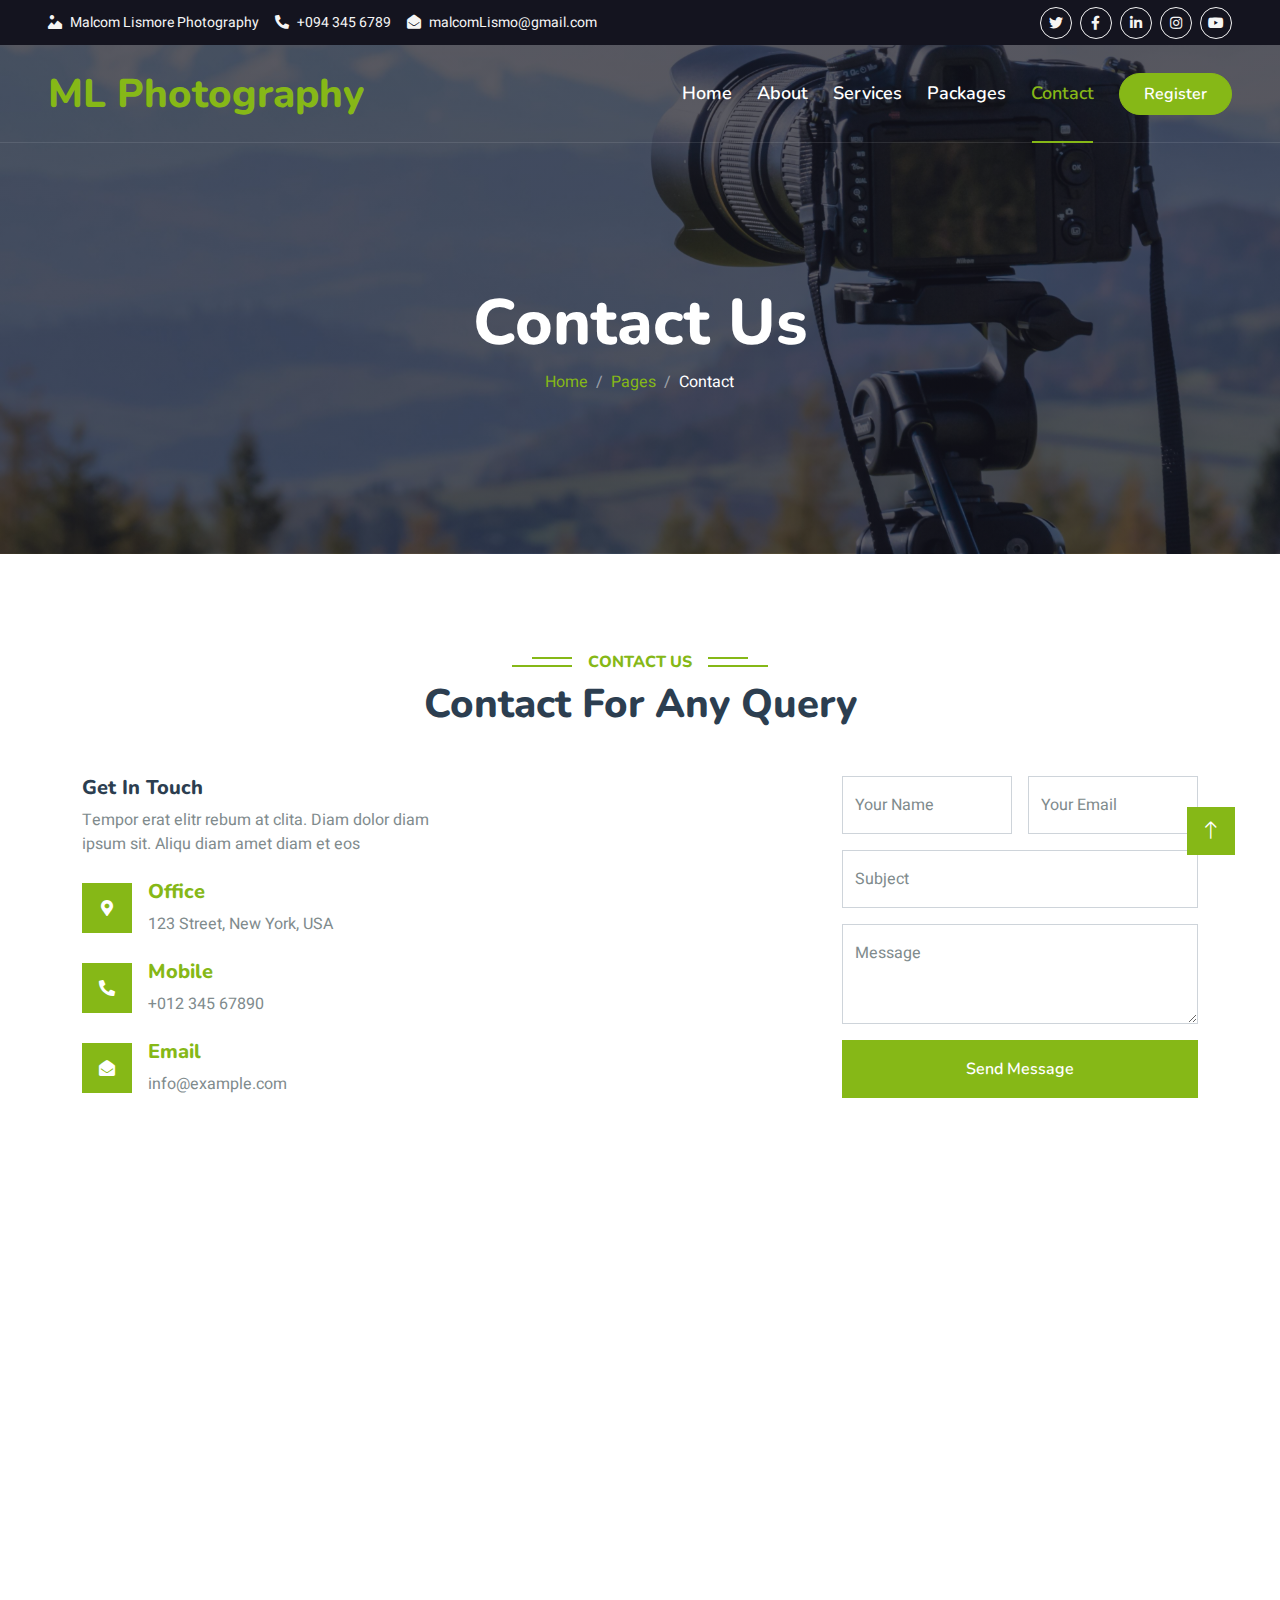
<file: contact.html>
<!DOCTYPE html>
<html lang="en">

<head>
    <meta charset="utf-8">
    <title>Tourist - Travel Agency HTML Template</title>
    <meta content="width=device-width, initial-scale=1.0" name="viewport">
    <meta content="" name="keywords">
    <meta content="" name="description">

    <!-- Favicon -->
    <link href="img/favicon.ico" rel="icon">

    <!-- Google Web Fonts -->
    <link rel="preconnect" href="https://fonts.googleapis.com">
    <link rel="preconnect" href="https://fonts.gstatic.com" crossorigin>
    <link href="https://fonts.googleapis.com/css2?family=Heebo:wght@400;500;600&family=Nunito:wght@600;700;800&display=swap" rel="stylesheet">

    <!-- Icon Font Stylesheet -->
    <link href="https://cdnjs.cloudflare.com/ajax/libs/font-awesome/5.10.0/css/all.min.css" rel="stylesheet">
    <link href="https://cdn.jsdelivr.net/npm/bootstrap-icons@1.4.1/font/bootstrap-icons.css" rel="stylesheet">

    <!-- Libraries Stylesheet -->
    <link href="lib/animate/animate.min.css" rel="stylesheet">
    <link href="lib/owlcarousel/assets/owl.carousel.min.css" rel="stylesheet">
    <link href="lib/tempusdominus/css/tempusdominus-bootstrap-4.min.css" rel="stylesheet" />

    <!-- Customized Bootstrap Stylesheet -->
    <link href="css/bootstrap.min.css" rel="stylesheet">

    <!-- Template Stylesheet -->
    <link href="css/style.css" rel="stylesheet">
</head>

<body>
    <!-- Spinner Start -->
    <div id="spinner" class="show bg-white position-fixed translate-middle w-100 vh-100 top-50 start-50 d-flex align-items-center justify-content-center">
        <div class="spinner-border text-primary" style="width: 3rem; height: 3rem;" role="status">
            <span class="sr-only">Loading...</span>
        </div>
    </div>
    <!-- Spinner End -->


    <!-- Topbar Start -->
    <div class="container-fluid bg-dark px-5 d-none d-lg-block">
        <div class="row gx-0">
            <div class="col-lg-8 text-center text-lg-start mb-2 mb-lg-0">
                <div class="d-inline-flex align-items-center" style="height: 45px;">
                    <small class="me-3 text-light"><i class="bi bi-image-alt me-2"></i>Malcom Lismore Photography</small>
                    <small class="me-3 text-light"><i class="fa fa-phone-alt me-2"></i>+094 345 6789</small>
                    <small class="text-light"><i class="fa fa-envelope-open me-2"></i>malcomLismo@gmail.com</small>
                </div>
            </div>
            <div class="col-lg-4 text-center text-lg-end">
                <div class="d-inline-flex align-items-center" style="height: 45px;">
                    <a class="btn btn-sm btn-outline-light btn-sm-square rounded-circle me-2" href=""><i class="fab fa-twitter fw-normal"></i></a>
                    <a class="btn btn-sm btn-outline-light btn-sm-square rounded-circle me-2" href=""><i class="fab fa-facebook-f fw-normal"></i></a>
                    <a class="btn btn-sm btn-outline-light btn-sm-square rounded-circle me-2" href=""><i class="fab fa-linkedin-in fw-normal"></i></a>
                    <a class="btn btn-sm btn-outline-light btn-sm-square rounded-circle me-2" href=""><i class="fab fa-instagram fw-normal"></i></a>
                    <a class="btn btn-sm btn-outline-light btn-sm-square rounded-circle" href=""><i class="fab fa-youtube fw-normal"></i></a>
                </div>
            </div>
        </div>
    </div>
    <!-- Topbar End -->


    <!-- Navbar & Hero Start -->
    <div class="container-fluid position-relative p-0">
        
        <nav class="navbar navbar-expand-lg navbar-light px-4 px-lg-5 py-3 py-lg-0">
            <a href="" class="navbar-brand p-0">
                <h1 class="text-primary m-0">ML Photography</h1>
                <!-- <img src="img/logo.png" alt="Logo"> -->
            </a>
            <button class="navbar-toggler" type="button" data-bs-toggle="collapse" data-bs-target="#navbarCollapse">
                <span class="fa fa-bars"></span>
            </button>
            <div class="collapse navbar-collapse" id="navbarCollapse">
                <div class="navbar-nav ms-auto py-0">
                    <a href="index.html" class="nav-item nav-link ">Home</a>
                    <a href="about.html" class="nav-item nav-link">About</a>
                    <a href="service.html" class="nav-item nav-link">Services</a>
                    <a href="package.html" class="nav-item nav-link">Packages</a>
                    <a href="contact.html" class="nav-item nav-link active">Contact</a>
                </div>
                <a href="#" onclick="showLogin()" class="btn btn-primary rounded-pill py-2 px-4">Register</a>
            </div>
        </nav>

        <div class="container-fluid bg-primary py-5 mb-5 hero-header">
            <div class="container py-5">
                <div class="row justify-content-center py-5">
                    <div class="col-lg-10 pt-lg-5 mt-lg-5 text-center">
                        <h1 class="display-3 text-white animated slideInDown">Contact Us</h1>
                        <nav aria-label="breadcrumb">
                            <ol class="breadcrumb justify-content-center">
                                <li class="breadcrumb-item"><a href="#">Home</a></li>
                                <li class="breadcrumb-item"><a href="#">Pages</a></li>
                                <li class="breadcrumb-item text-white active" aria-current="page">Contact</li>
                            </ol>
                        </nav>
                    </div>
                </div>
            </div>
        </div>
    </div>
    <!-- Navbar & Hero End -->


    <!-- Contact Start -->
    <div class="container-xxl py-5">
        <div class="container">
            <div class="text-center wow fadeInUp" data-wow-delay="0.1s">
                <h6 class="section-title bg-white text-center text-primary px-3">Contact Us</h6>
                <h1 class="mb-5">Contact For Any Query</h1>
            </div>
            <div class="row g-4">
                <div class="col-lg-4 col-md-6 wow fadeInUp" data-wow-delay="0.1s">
                    <h5>Get In Touch</h5>
                    <p class="mb-4">Tempor erat elitr rebum at clita. Diam dolor diam ipsum sit. Aliqu diam amet diam et eos</p>
                    <div class="d-flex align-items-center mb-4">
                        <div class="d-flex align-items-center justify-content-center flex-shrink-0 bg-primary" style="width: 50px; height: 50px;">
                            <i class="fa fa-map-marker-alt text-white"></i>
                        </div>
                        <div class="ms-3">
                            <h5 class="text-primary">Office</h5>
                            <p class="mb-0">123 Street, New York, USA</p>
                        </div>
                    </div>
                    <div class="d-flex align-items-center mb-4">
                        <div class="d-flex align-items-center justify-content-center flex-shrink-0 bg-primary" style="width: 50px; height: 50px;">
                            <i class="fa fa-phone-alt text-white"></i>
                        </div>
                        <div class="ms-3">
                            <h5 class="text-primary">Mobile</h5>
                            <p class="mb-0">+012 345 67890</p>
                        </div>
                    </div>
                    <div class="d-flex align-items-center">
                        <div class="d-flex align-items-center justify-content-center flex-shrink-0 bg-primary" style="width: 50px; height: 50px;">
                            <i class="fa fa-envelope-open text-white"></i>
                        </div>
                        <div class="ms-3">
                            <h5 class="text-primary">Email</h5>
                            <p class="mb-0">info@example.com</p>
                        </div>
                    </div>
                </div>
                <div class="col-lg-4 col-md-6 wow fadeInUp" data-wow-delay="0.3s">
                    <iframe class="position-relative rounded w-100 h-100"
                        src="https://www.google.com/maps/embed?pb=!1m18!1m12!1m3!1d3001156.4288297426!2d-78.01371936852176!3d42.72876761954724!2m3!1f0!2f0!3f0!3m2!1i1024!2i768!4f13.1!3m3!1m2!1s0x4ccc4bf0f123a5a9%3A0xddcfc6c1de189567!2sNew%20York%2C%20USA!5e0!3m2!1sen!2sbd!4v1603794290143!5m2!1sen!2sbd"
                        frameborder="0" style="min-height: 300px; border:0;" allowfullscreen="" aria-hidden="false"
                        tabindex="0"></iframe>
                </div>
                <div class="col-lg-4 col-md-12 wow fadeInUp" data-wow-delay="0.5s">
                    <form>
                        <div class="row g-3">
                            <div class="col-md-6">
                                <div class="form-floating">
                                    <input type="text" class="form-control" id="name" placeholder="Your Name">
                                    <label for="name">Your Name</label>
                                </div>
                            </div>
                            <div class="col-md-6">
                                <div class="form-floating">
                                    <input type="email" class="form-control" id="email" placeholder="Your Email">
                                    <label for="email">Your Email</label>
                                </div>
                            </div>
                            <div class="col-12">
                                <div class="form-floating">
                                    <input type="text" class="form-control" id="subject" placeholder="Subject">
                                    <label for="subject">Subject</label>
                                </div>
                            </div>
                            <div class="col-12">
                                <div class="form-floating">
                                    <textarea class="form-control" placeholder="Leave a message here" id="message" style="height: 100px"></textarea>
                                    <label for="message">Message</label>
                                </div>
                            </div>
                            <div class="col-12">
                                <button class="btn btn-primary w-100 py-3" type="submit">Send Message</button>
                            </div>
                        </div>
                    </form>
                </div>
            </div>
        </div>
    </div>
    <!-- Contact End -->


    <!-- Footer Start -->
    <div class="container-fluid bg-dark text-light footer pt-5 mt-5 wow fadeIn" data-wow-delay="0.1s">
        <div class="container py-5">
            <div class="row g-5">
                <div class="col-lg-3 col-md-6">
                    <h4 class="text-white mb-3">Company</h4>
                    <a class="btn btn-link" href="">About Us</a>
                    <a class="btn btn-link" href="">Contact Us</a>
                    <a class="btn btn-link" href="">Privacy Policy</a>
                    <a class="btn btn-link" href="">Terms & Condition</a>
                    <a class="btn btn-link" href="">FAQs & Help</a>
                </div>
                <div class="col-lg-3 col-md-6">
                    <h4 class="text-white mb-3">Contact</h4>
                    <p class="mb-2"><i class="fa fa-map-marker-alt me-3"></i>ML Photographer, Sri Lanka</p>
                    <p class="mb-2"><i class="fa fa-phone-alt me-3"></i>+094 345 67890</p>
                    <p class="mb-2"><i class="fa fa-envelope me-3"></i>malcomLismo@gmail.com</p>
                    <div class="d-flex pt-2">
                        <a class="btn btn-outline-light btn-social" href=""><i class="fab fa-twitter"></i></a>
                        <a class="btn btn-outline-light btn-social" href=""><i class="fab fa-facebook-f"></i></a>
                        <a class="btn btn-outline-light btn-social" href=""><i class="fab fa-youtube"></i></a>
                        <a class="btn btn-outline-light btn-social" href=""><i class="fab fa-linkedin-in"></i></a>
                    </div>
                </div>
                <div class="col-lg-3 col-md-6">
                    <h4 class="text-white mb-3">Gallery</h4>
                    <div class="row g-2 pt-2">
                        <div class="col-4">
                            <img class="img-fluid bg-light p-1" src="img/destination-1.jpg" alt="">
                        </div>
                        <div class="col-4">
                            <img class="img-fluid bg-light p-1" src="img/destination-2.jpg" alt="">
                        </div>
                        <div class="col-4">
                            <img class="img-fluid bg-light p-1" src="img/destination-4.jpg" alt="">
                        </div>
                        <div class="col-4">
                            <img class="img-fluid bg-light p-1" src="img/destination-3.jpg" alt="">
                        </div>
                        <div class="col-4">
                            <img class="img-fluid bg-light p-1" src="img/destination-1.jpg" alt="">
                        </div>
                        <div class="col-4">
                            <img class="img-fluid bg-light p-1" src="img/destination-4.jpg" alt="">
                        </div>
                    </div>
                </div>
                <div class="col-lg-3 col-md-6">
                    <h4 class="text-white mb-3">New Updates</h4>
                    <p>Subscribe for more updates</p>
                    <div class="position-relative mx-auto" style="max-width: 400px;">
                        <input class="form-control border-primary w-100 py-3 ps-4 pe-5" type="text" placeholder="Your email">
                        <button type="button" class="btn btn-primary py-2 position-absolute top-0 end-0 mt-2 me-2">Subscribe</button>
                    </div>
                </div>
            </div>
        </div>
        <div class="container">
            <div class="copyright">
                <div class="row">
                    <div class="col-md-6 text-center text-md-start mb-3 mb-md-0">
                        &copy; <a class="border-bottom" href="#">Dulina Dulsara</a>, All Right Reserved.

                        
                        Designed By <a class="border-bottom" href="https://github.com/SachinUthpala">Dulina Dulasara</a>
                    </div>
                    <div class="col-md-6 text-center text-md-end">
                        <div class="footer-menu">
                            <a href="./index.html">Home</a>
                            <a href="0762712200">Help</a>
                            <a href="./contact.html">FQAs</a>
                        </div>
                    </div>
                </div>
            </div>
        </div>
    </div>
    <!-- Footer End -->


    <!-- Back to Top -->
    <a href="#" class="btn btn-lg btn-primary btn-lg-square back-to-top"><i class="bi bi-arrow-up"></i></a>


    <!-- JavaScript Libraries -->
    <script src="https://code.jquery.com/jquery-3.4.1.min.js"></script>
    <script src="https://cdn.jsdelivr.net/npm/bootstrap@5.0.0/dist/js/bootstrap.bundle.min.js"></script>
    <script src="lib/wow/wow.min.js"></script>
    <script src="lib/easing/easing.min.js"></script>
    <script src="lib/waypoints/waypoints.min.js"></script>
    <script src="lib/owlcarousel/owl.carousel.min.js"></script>
    <script src="lib/tempusdominus/js/moment.min.js"></script>
    <script src="lib/tempusdominus/js/moment-timezone.min.js"></script>
    <script src="lib/tempusdominus/js/tempusdominus-bootstrap-4.min.js"></script>

    <!-- Template Javascript -->
    <script src="js/main.js"></script>


    
        <!-- login  form -->
        <div class="wrapper" id="login">
            <form action="./backEnd/Login/login.php" method="post" autocomplete="off">
              <h2>Login</h2>
                <div class="input-field">
                <input type="email" required name="email" >
                <label>Enter your email</label>
              </div>
              <div class="input-field">
                <input type="password" required name="password" >
                <label>Enter your password</label>
              </div>
              <button type="submit" name="login">Log In</button>
              <div class="register">
                <p onclick="showsignup()">Don't have an account? <a href="#">Register</a></p>
                <p onclick="hideLogin()">Don't have an account? <a href="#">Close Login</a></p>
              </div>
            </form>
          </div>
    
          <!-- end of login -->
    
          <!-- register form -->
          <div class="wrapper" id="signup">
            <form action="./backEnd/Login/login.php" method="post"  autocomplete="off">
              <h2>Register</h2>
              <div class="input-field">
                <input type="text" required name="username">
                <label>Enter your name</label>
              </div>
              <div class="input-field">
                <input type="text" required  name="phone">
                <label>Enter your phone</label>
              </div>
             <div class="input-field">
                <input type="email" required name="email" >
                <label>Enter your email</label>
              </div>
              <div class="input-field">
                <input type="password" required  name="password">
                <label>Enter your password</label>
              </div>
              
              
              <button type="submit" name="signup">Sign Up</button>
            </form>
          </div>
           <!-- end of register form -->


           <script>

            const showLogin = () => {
                document.getElementById("login").style.display = "block";
                document.getElementById("signup").style.display = "none";
            }
            const showsignup = () => {
                document.getElementById("signup").style.display = "block";
                document.getElementById("login").style.display = "none";
            }
        
            const hideLogin = () => {
                document.getElementById("login").style.display = "none";
                document.getElementById("signup").style.display = "none";
            }
        </script>
</body>

</html>
</file>
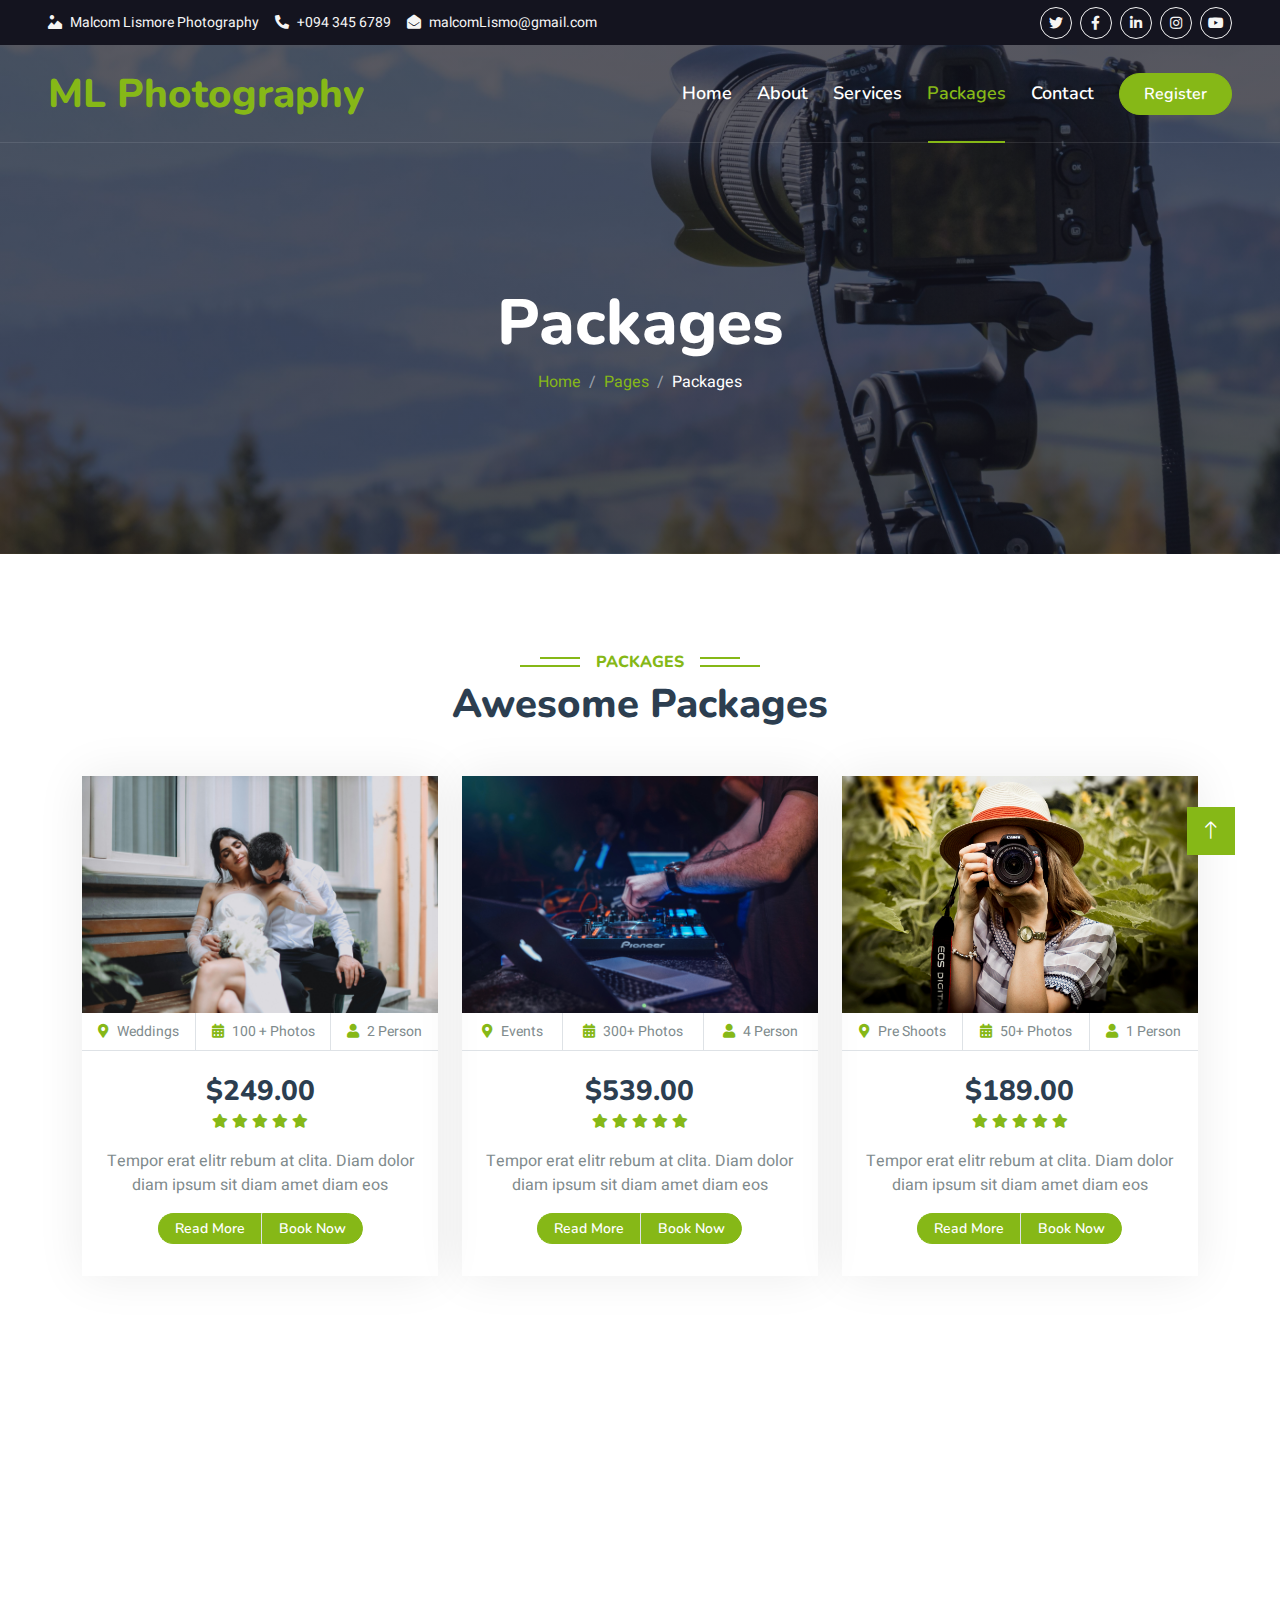
<file: package.html>
<!DOCTYPE html>
<html lang="en">

<head>
    <meta charset="utf-8">
    <title>Tourist - Travel Agency HTML Template</title>
    <meta content="width=device-width, initial-scale=1.0" name="viewport">
    <meta content="" name="keywords">
    <meta content="" name="description">

    <!-- Favicon -->
    <link href="img/favicon.ico" rel="icon">

    <!-- Google Web Fonts -->
    <link rel="preconnect" href="https://fonts.googleapis.com">
    <link rel="preconnect" href="https://fonts.gstatic.com" crossorigin>
    <link href="https://fonts.googleapis.com/css2?family=Heebo:wght@400;500;600&family=Nunito:wght@600;700;800&display=swap" rel="stylesheet">

    <!-- Icon Font Stylesheet -->
    <link href="https://cdnjs.cloudflare.com/ajax/libs/font-awesome/5.10.0/css/all.min.css" rel="stylesheet">
    <link href="https://cdn.jsdelivr.net/npm/bootstrap-icons@1.4.1/font/bootstrap-icons.css" rel="stylesheet">

    <!-- Libraries Stylesheet -->
    <link href="lib/animate/animate.min.css" rel="stylesheet">
    <link href="lib/owlcarousel/assets/owl.carousel.min.css" rel="stylesheet">
    <link href="lib/tempusdominus/css/tempusdominus-bootstrap-4.min.css" rel="stylesheet" />

    <!-- Customized Bootstrap Stylesheet -->
    <link href="css/bootstrap.min.css" rel="stylesheet">

    <!-- Template Stylesheet -->
    <link href="css/style.css" rel="stylesheet">
</head>

<body>
    <!-- Spinner Start -->
    <div id="spinner" class="show bg-white position-fixed translate-middle w-100 vh-100 top-50 start-50 d-flex align-items-center justify-content-center">
        <div class="spinner-border text-primary" style="width: 3rem; height: 3rem;" role="status">
            <span class="sr-only">Loading...</span>
        </div>
    </div>
    <!-- Spinner End -->


    <!-- Topbar Start -->
    <div class="container-fluid bg-dark px-5 d-none d-lg-block">
        <div class="row gx-0">
            <div class="col-lg-8 text-center text-lg-start mb-2 mb-lg-0">
                <div class="d-inline-flex align-items-center" style="height: 45px;">
                    <small class="me-3 text-light"><i class="bi bi-image-alt me-2"></i>Malcom Lismore Photography</small>
                    <small class="me-3 text-light"><i class="fa fa-phone-alt me-2"></i>+094 345 6789</small>
                    <small class="text-light"><i class="fa fa-envelope-open me-2"></i>malcomLismo@gmail.com</small>
                </div>
            </div>
            <div class="col-lg-4 text-center text-lg-end">
                <div class="d-inline-flex align-items-center" style="height: 45px;">
                    <a class="btn btn-sm btn-outline-light btn-sm-square rounded-circle me-2" href=""><i class="fab fa-twitter fw-normal"></i></a>
                    <a class="btn btn-sm btn-outline-light btn-sm-square rounded-circle me-2" href=""><i class="fab fa-facebook-f fw-normal"></i></a>
                    <a class="btn btn-sm btn-outline-light btn-sm-square rounded-circle me-2" href=""><i class="fab fa-linkedin-in fw-normal"></i></a>
                    <a class="btn btn-sm btn-outline-light btn-sm-square rounded-circle me-2" href=""><i class="fab fa-instagram fw-normal"></i></a>
                    <a class="btn btn-sm btn-outline-light btn-sm-square rounded-circle" href=""><i class="fab fa-youtube fw-normal"></i></a>
                </div>
            </div>
        </div>
    </div>
    <!-- Topbar End -->


    <!-- Navbar & Hero Start -->
    <div class="container-fluid position-relative p-0">
        
        <nav class="navbar navbar-expand-lg navbar-light px-4 px-lg-5 py-3 py-lg-0">
            <a href="" class="navbar-brand p-0">
                <h1 class="text-primary m-0">ML Photography</h1>
                <!-- <img src="img/logo.png" alt="Logo"> -->
            </a>
            <button class="navbar-toggler" type="button" data-bs-toggle="collapse" data-bs-target="#navbarCollapse">
                <span class="fa fa-bars"></span>
            </button>
            <div class="collapse navbar-collapse" id="navbarCollapse">
                <div class="navbar-nav ms-auto py-0">
                    <a href="index.html" class="nav-item nav-link ">Home</a>
                    <a href="about.html" class="nav-item nav-link">About</a>
                    <a href="service.html" class="nav-item nav-link">Services</a>
                    <a href="package.html" class="nav-item nav-link active">Packages</a>
                    <a href="contact.html" class="nav-item nav-link">Contact</a>
                </div>
                <a href="#" onclick="showLogin()" class="btn btn-primary rounded-pill py-2 px-4">Register</a>
            </div>
        </nav>

        <div class="container-fluid bg-primary py-5 mb-5 hero-header">
            <div class="container py-5">
                <div class="row justify-content-center py-5">
                    <div class="col-lg-10 pt-lg-5 mt-lg-5 text-center">
                        <h1 class="display-3 text-white animated slideInDown">Packages</h1>
                        <nav aria-label="breadcrumb">
                            <ol class="breadcrumb justify-content-center">
                                <li class="breadcrumb-item"><a href="#">Home</a></li>
                                <li class="breadcrumb-item"><a href="#">Pages</a></li>
                                <li class="breadcrumb-item text-white active" aria-current="page">Packages</li>
                            </ol>
                        </nav>
                    </div>
                </div>
            </div>
        </div>
    </div>
    <!-- Navbar & Hero End -->


    <!-- Package Start -->
    <div class="container-xxl py-5">
        <div class="container">
            <div class="text-center wow fadeInUp" data-wow-delay="0.1s">
                <h6 class="section-title bg-white text-center text-primary px-3">Packages</h6>
                <h1 class="mb-5">Awesome Packages</h1>
            </div>
            <div class="row g-4 justify-content-center">
                <div class="col-lg-4 col-md-6 wow fadeInUp" data-wow-delay="0.1s">
                    <div class="package-item">
                        <div class="overflow-hidden">
                            <img class="img-fluid" src="img/wedding.jpg" alt="">
                        </div>
                        <div class="d-flex border-bottom">
                            <small class="flex-fill text-center border-end py-2"><i class="fa fa-map-marker-alt text-primary me-2"></i>Weddings</small>
                            <small class="flex-fill text-center border-end py-2"><i class="fa fa-calendar-alt text-primary me-2"></i>100 + Photos</small>
                            <small class="flex-fill text-center py-2"><i class="fa fa-user text-primary me-2"></i>2 Person</small>
                        </div>
                        <div class="text-center p-4">
                            <h3 class="mb-0">$249.00</h3>
                            <div class="mb-3">
                                <small class="fa fa-star text-primary"></small>
                                <small class="fa fa-star text-primary"></small>
                                <small class="fa fa-star text-primary"></small>
                                <small class="fa fa-star text-primary"></small>
                                <small class="fa fa-star text-primary"></small>
                            </div>
                            <p>Tempor erat elitr rebum at clita. Diam dolor diam ipsum sit diam amet diam eos</p>
                            <div class="d-flex justify-content-center mb-2">
                                <a href="#" class="btn btn-sm btn-primary px-3 border-end" style="border-radius: 30px 0 0 30px;">Read More</a>
                                <a href="#" class="btn btn-sm btn-primary px-3" style="border-radius: 0 30px 30px 0;">Book Now</a>
                            </div>
                        </div>
                    </div>
                </div>
                <div class="col-lg-4 col-md-6 wow fadeInUp" data-wow-delay="0.3s">
                    <div class="package-item">
                        <div class="overflow-hidden">
                            <img class="img-fluid" src="img/events.jpg" alt="">
                        </div>
                        <div class="d-flex border-bottom">
                            <small class="flex-fill text-center border-end py-2"><i class="fa fa-map-marker-alt text-primary me-2"></i>Events</small>
                            <small class="flex-fill text-center border-end py-2"><i class="fa fa-calendar-alt text-primary me-2"></i>300+ Photos</small>
                            <small class="flex-fill text-center py-2"><i class="fa fa-user text-primary me-2"></i>4 Person</small>
                        </div>
                        <div class="text-center p-4">
                            <h3 class="mb-0">$539.00</h3>
                            <div class="mb-3">
                                <small class="fa fa-star text-primary"></small>
                                <small class="fa fa-star text-primary"></small>
                                <small class="fa fa-star text-primary"></small>
                                <small class="fa fa-star text-primary"></small>
                                <small class="fa fa-star text-primary"></small>
                            </div>
                            <p>Tempor erat elitr rebum at clita. Diam dolor diam ipsum sit diam amet diam eos</p>
                            <div class="d-flex justify-content-center mb-2">
                                <a href="#" class="btn btn-sm btn-primary px-3 border-end" style="border-radius: 30px 0 0 30px;">Read More</a>
                                <a href="#" class="btn btn-sm btn-primary px-3" style="border-radius: 0 30px 30px 0;">Book Now</a>
                            </div>
                        </div>
                    </div>
                </div>
                <div class="col-lg-4 col-md-6 wow fadeInUp" data-wow-delay="0.5s">
                    <div class="package-item">
                        <div class="overflow-hidden">
                            <img class="img-fluid" src="img/preshoot.jpg" alt="">
                        </div>
                        <div class="d-flex border-bottom">
                            <small class="flex-fill text-center border-end py-2"><i class="fa fa-map-marker-alt text-primary me-2"></i>Pre Shoots</small>
                            <small class="flex-fill text-center border-end py-2"><i class="fa fa-calendar-alt text-primary me-2"></i>50+ Photos</small>
                            <small class="flex-fill text-center py-2"><i class="fa fa-user text-primary me-2"></i>1 Person</small>
                        </div>
                        <div class="text-center p-4">
                            <h3 class="mb-0">$189.00</h3>
                            <div class="mb-3">
                                <small class="fa fa-star text-primary"></small>
                                <small class="fa fa-star text-primary"></small>
                                <small class="fa fa-star text-primary"></small>
                                <small class="fa fa-star text-primary"></small>
                                <small class="fa fa-star text-primary"></small>
                            </div>
                            <p>Tempor erat elitr rebum at clita. Diam dolor diam ipsum sit diam amet diam eos</p>
                            <div class="d-flex justify-content-center mb-2">
                                <a href="#" class="btn btn-sm btn-primary px-3 border-end" style="border-radius: 30px 0 0 30px;">Read More</a>
                                <a href="#" class="btn btn-sm btn-primary px-3" style="border-radius: 0 30px 30px 0;">Book Now</a>
                            </div>
                        </div>
                    </div>
                </div>
            </div>
        </div>
    </div>
    <!-- Package End -->


    <!-- Booking Start -->
    <div class="container-xxl py-5 wow fadeInUp" data-wow-delay="0.1s">
        <div class="container">
            <div class="booking p-5">
                <div class="row g-5 align-items-center">
                    <div class="col-md-6 text-white">
                        <h6 class="text-white text-uppercase">Booking</h6>
                        <h1 class="text-white mb-4">Online Booking</h1>
                        <p class="mb-4">Tempor erat elitr rebum at clita. Diam dolor diam ipsum sit. Aliqu diam amet diam et eos. Clita erat ipsum et lorem et sit.</p>
                        <p class="mb-4">Tempor erat elitr rebum at clita. Diam dolor diam ipsum sit. Aliqu diam amet diam et eos. Clita erat ipsum et lorem et sit, sed stet lorem sit clita duo justo magna dolore erat amet</p>
                        <a class="btn btn-outline-light py-3 px-5 mt-2" href="">Read More</a>
                    </div>
                    <div class="col-md-6">
                        <h1 class="text-white mb-4">Book A Photographer</h1>
                        <form>
                            <div class="row g-3">
                                <div class="col-md-6">
                                    <div class="form-floating">
                                        <input type="text" class="form-control bg-transparent" id="name" placeholder="Your Name">
                                        <label for="name">Your Name</label>
                                    </div>
                                </div>
                                <div class="col-md-6">
                                    <div class="form-floating">
                                        <input type="email" class="form-control bg-transparent" id="email" placeholder="Your Email">
                                        <label for="email">Your Email</label>
                                    </div>
                                </div>
                                <div class="col-md-6">
                                    <div class="form-floating date" id="date3" data-target-input="nearest">
                                        <input type="text" class="form-control bg-transparent datetimepicker-input" id="datetime" placeholder="Date & Time" data-target="#date3" data-toggle="datetimepicker" />
                                        <label for="datetime">Date & Time</label>
                                    </div>
                                </div>
                                <div class="col-md-6">
                                    <div class="form-floating">
                                        <select class="form-select bg-transparent" id="select1">
                                            <option value="1">Wedding Shoot</option>
                                            <option value="2">Event Shoot</option>
                                            <option value="3">Other Shoot</option>
                                        </select>
                                        <label for="select1">Photo Shoot Type</label>
                                    </div>
                                </div>
                                <div class="col-12">
                                    <div class="form-floating">
                                        <textarea class="form-control bg-transparent" placeholder="Special Request" id="message" style="height: 100px"></textarea>
                                        <label for="message">Special Request</label>
                                    </div>
                                </div>
                                <div class="col-12">
                                    <button class="btn btn-outline-light w-100 py-3" type="submit">Book Now</button>
                                </div>
                            </div>
                        </form>
                    </div>
                </div>
            </div>
        </div>
    </div>
    <!-- Booking Start -->


    <!-- Process Start -->
    <div class="container-xxl py-5">
        <div class="container">
            <div class="text-center pb-4 wow fadeInUp" data-wow-delay="0.1s">
                <h6 class="section-title bg-white text-center text-primary px-3">Process</h6>
                <h1 class="mb-5">3 Easy Steps</h1>
            </div>
            <div class="row gy-5 gx-4 justify-content-center">
                <div class="col-lg-4 col-sm-6 text-center pt-4 wow fadeInUp" data-wow-delay="0.1s">
                    <div class="position-relative border border-primary pt-5 pb-4 px-4">
                        <div class="d-inline-flex align-items-center justify-content-center bg-primary rounded-circle position-absolute top-0 start-50 translate-middle shadow" style="width: 100px; height: 100px;">
                            <i class="fa fa-globe fa-3x text-white"></i>
                        </div>
                        <h5 class="mt-4">Choose A Package</h5>
                        <hr class="w-25 mx-auto bg-primary mb-1">
                        <hr class="w-50 mx-auto bg-primary mt-0">
                        <p class="mb-0">Tempor erat elitr rebum clita dolor diam ipsum sit diam amet diam eos erat ipsum et lorem et sit sed stet lorem sit</p>
                    </div>
                </div>
                <div class="col-lg-4 col-sm-6 text-center pt-4 wow fadeInUp" data-wow-delay="0.3s">
                    <div class="position-relative border border-primary pt-5 pb-4 px-4">
                        <div class="d-inline-flex align-items-center justify-content-center bg-primary rounded-circle position-absolute top-0 start-50 translate-middle shadow" style="width: 100px; height: 100px;">
                            <i class="fa fa-dollar-sign fa-3x text-white"></i>
                        </div>
                        <h5 class="mt-4">Pay Online</h5>
                        <hr class="w-25 mx-auto bg-primary mb-1">
                        <hr class="w-50 mx-auto bg-primary mt-0">
                        <p class="mb-0">Tempor erat elitr rebum clita dolor diam ipsum sit diam amet diam eos erat ipsum et lorem et sit sed stet lorem sit</p>
                    </div>
                </div>
                <div class="col-lg-4 col-sm-6 text-center pt-4 wow fadeInUp" data-wow-delay="0.5s">
                    <div class="position-relative border border-primary pt-5 pb-4 px-4">
                        <div class="d-inline-flex align-items-center justify-content-center bg-primary rounded-circle position-absolute top-0 start-50 translate-middle shadow" style="width: 100px; height: 100px;">
                            <i class="fa fa-plane fa-3x text-white"></i>
                        </div>
                        <h5 class="mt-4">Conform Your Date and Time</h5>
                        <hr class="w-25 mx-auto bg-primary mb-1">
                        <hr class="w-50 mx-auto bg-primary mt-0">
                        <p class="mb-0">Tempor erat elitr rebum clita dolor diam ipsum sit diam amet diam eos erat ipsum et lorem et sit sed stet lorem sit</p>
                    </div>
                </div>
            </div>
        </div>
    </div>
    <!-- Process Start -->
        

    <!-- Footer Start -->
    <div class="container-fluid bg-dark text-light footer pt-5 mt-5 wow fadeIn" data-wow-delay="0.1s">
        <div class="container py-5">
            <div class="row g-5">
                <div class="col-lg-3 col-md-6">
                    <h4 class="text-white mb-3">Company</h4>
                    <a class="btn btn-link" href="">About Us</a>
                    <a class="btn btn-link" href="">Contact Us</a>
                    <a class="btn btn-link" href="">Privacy Policy</a>
                    <a class="btn btn-link" href="">Terms & Condition</a>
                    <a class="btn btn-link" href="">FAQs & Help</a>
                </div>
                <div class="col-lg-3 col-md-6">
                    <h4 class="text-white mb-3">Contact</h4>
                    <p class="mb-2"><i class="fa fa-map-marker-alt me-3"></i>ML Photographer, Sri Lanka</p>
                    <p class="mb-2"><i class="fa fa-phone-alt me-3"></i>+094 345 67890</p>
                    <p class="mb-2"><i class="fa fa-envelope me-3"></i>malcomLismo@gmail.com</p>
                    <div class="d-flex pt-2">
                        <a class="btn btn-outline-light btn-social" href=""><i class="fab fa-twitter"></i></a>
                        <a class="btn btn-outline-light btn-social" href=""><i class="fab fa-facebook-f"></i></a>
                        <a class="btn btn-outline-light btn-social" href=""><i class="fab fa-youtube"></i></a>
                        <a class="btn btn-outline-light btn-social" href=""><i class="fab fa-linkedin-in"></i></a>
                    </div>
                </div>
                <div class="col-lg-3 col-md-6">
                    <h4 class="text-white mb-3">Gallery</h4>
                    <div class="row g-2 pt-2">
                        <div class="col-4">
                            <img class="img-fluid bg-light p-1" src="img/destination-1.jpg" alt="">
                        </div>
                        <div class="col-4">
                            <img class="img-fluid bg-light p-1" src="img/destination-2.jpg" alt="">
                        </div>
                        <div class="col-4">
                            <img class="img-fluid bg-light p-1" src="img/destination-4.jpg" alt="">
                        </div>
                        <div class="col-4">
                            <img class="img-fluid bg-light p-1" src="img/destination-3.jpg" alt="">
                        </div>
                        <div class="col-4">
                            <img class="img-fluid bg-light p-1" src="img/destination-1.jpg" alt="">
                        </div>
                        <div class="col-4">
                            <img class="img-fluid bg-light p-1" src="img/destination-4.jpg" alt="">
                        </div>
                    </div>
                </div>
                <div class="col-lg-3 col-md-6">
                    <h4 class="text-white mb-3">New Updates</h4>
                    <p>Subscribe for more updates</p>
                    <div class="position-relative mx-auto" style="max-width: 400px;">
                        <input class="form-control border-primary w-100 py-3 ps-4 pe-5" type="text" placeholder="Your email">
                        <button type="button" class="btn btn-primary py-2 position-absolute top-0 end-0 mt-2 me-2">Subscribe</button>
                    </div>
                </div>
            </div>
        </div>
        <div class="container">
            <div class="copyright">
                <div class="row">
                    <div class="col-md-6 text-center text-md-start mb-3 mb-md-0">
                        &copy; <a class="border-bottom" href="#">Dulina Dulsara</a>, All Right Reserved.

                        
                        Designed By <a class="border-bottom" href="https://github.com/SachinUthpala">Dulina Dulasara</a>
                    </div>
                    <div class="col-md-6 text-center text-md-end">
                        <div class="footer-menu">
                            <a href="./index.html">Home</a>
                            <a href="0762712200">Help</a>
                            <a href="./contact.html">FQAs</a>
                        </div>
                    </div>
                </div>
            </div>
        </div>
    </div>
    <!-- Footer End -->


    <!-- Back to Top -->
    <a href="#" class="btn btn-lg btn-primary btn-lg-square back-to-top"><i class="bi bi-arrow-up"></i></a>


    <!-- JavaScript Libraries -->
    <script src="https://code.jquery.com/jquery-3.4.1.min.js"></script>
    <script src="https://cdn.jsdelivr.net/npm/bootstrap@5.0.0/dist/js/bootstrap.bundle.min.js"></script>
    <script src="lib/wow/wow.min.js"></script>
    <script src="lib/easing/easing.min.js"></script>
    <script src="lib/waypoints/waypoints.min.js"></script>
    <script src="lib/owlcarousel/owl.carousel.min.js"></script>
    <script src="lib/tempusdominus/js/moment.min.js"></script>
    <script src="lib/tempusdominus/js/moment-timezone.min.js"></script>
    <script src="lib/tempusdominus/js/tempusdominus-bootstrap-4.min.js"></script>

    <!-- Template Javascript -->
    <script src="js/main.js"></script>

    
        <!-- login  form -->
        <div class="wrapper" id="login">
            <form action="./backEnd/Login/login.php" method="post" autocomplete="off">
              <h2>Login</h2>
                <div class="input-field">
                <input type="email" required name="email" >
                <label>Enter your email</label>
              </div>
              <div class="input-field">
                <input type="password" required name="password" >
                <label>Enter your password</label>
              </div>
              <button type="submit" name="login">Log In</button>
              <div class="register">
                <p onclick="showsignup()">Don't have an account? <a href="#">Register</a></p>
                <p onclick="hideLogin()">Don't have an account? <a href="#">Close Login</a></p>
              </div>
            </form>
          </div>
    
          <!-- end of login -->
    
          <!-- register form -->
          <div class="wrapper" id="signup">
            <form action="./backEnd/Login/login.php" method="post"  autocomplete="off">
              <h2>Register</h2>
              <div class="input-field">
                <input type="text" required name="username">
                <label>Enter your name</label>
              </div>
              <div class="input-field">
                <input type="text" required  name="phone">
                <label>Enter your phone</label>
              </div>
             <div class="input-field">
                <input type="email" required name="email" >
                <label>Enter your email</label>
              </div>
              <div class="input-field">
                <input type="password" required  name="password">
                <label>Enter your password</label>
              </div>
              
              
              <button type="submit" name="signup">Sign Up</button>
            </form>
          </div>
           <!-- end of register form -->


           <script>

            const showLogin = () => {
                document.getElementById("login").style.display = "block";
                document.getElementById("signup").style.display = "none";
            }
            const showsignup = () => {
                document.getElementById("signup").style.display = "block";
                document.getElementById("login").style.display = "none";
            }
        
            const hideLogin = () => {
                document.getElementById("login").style.display = "none";
                document.getElementById("signup").style.display = "none";
            }
        </script>
</body>

</html>
</file>
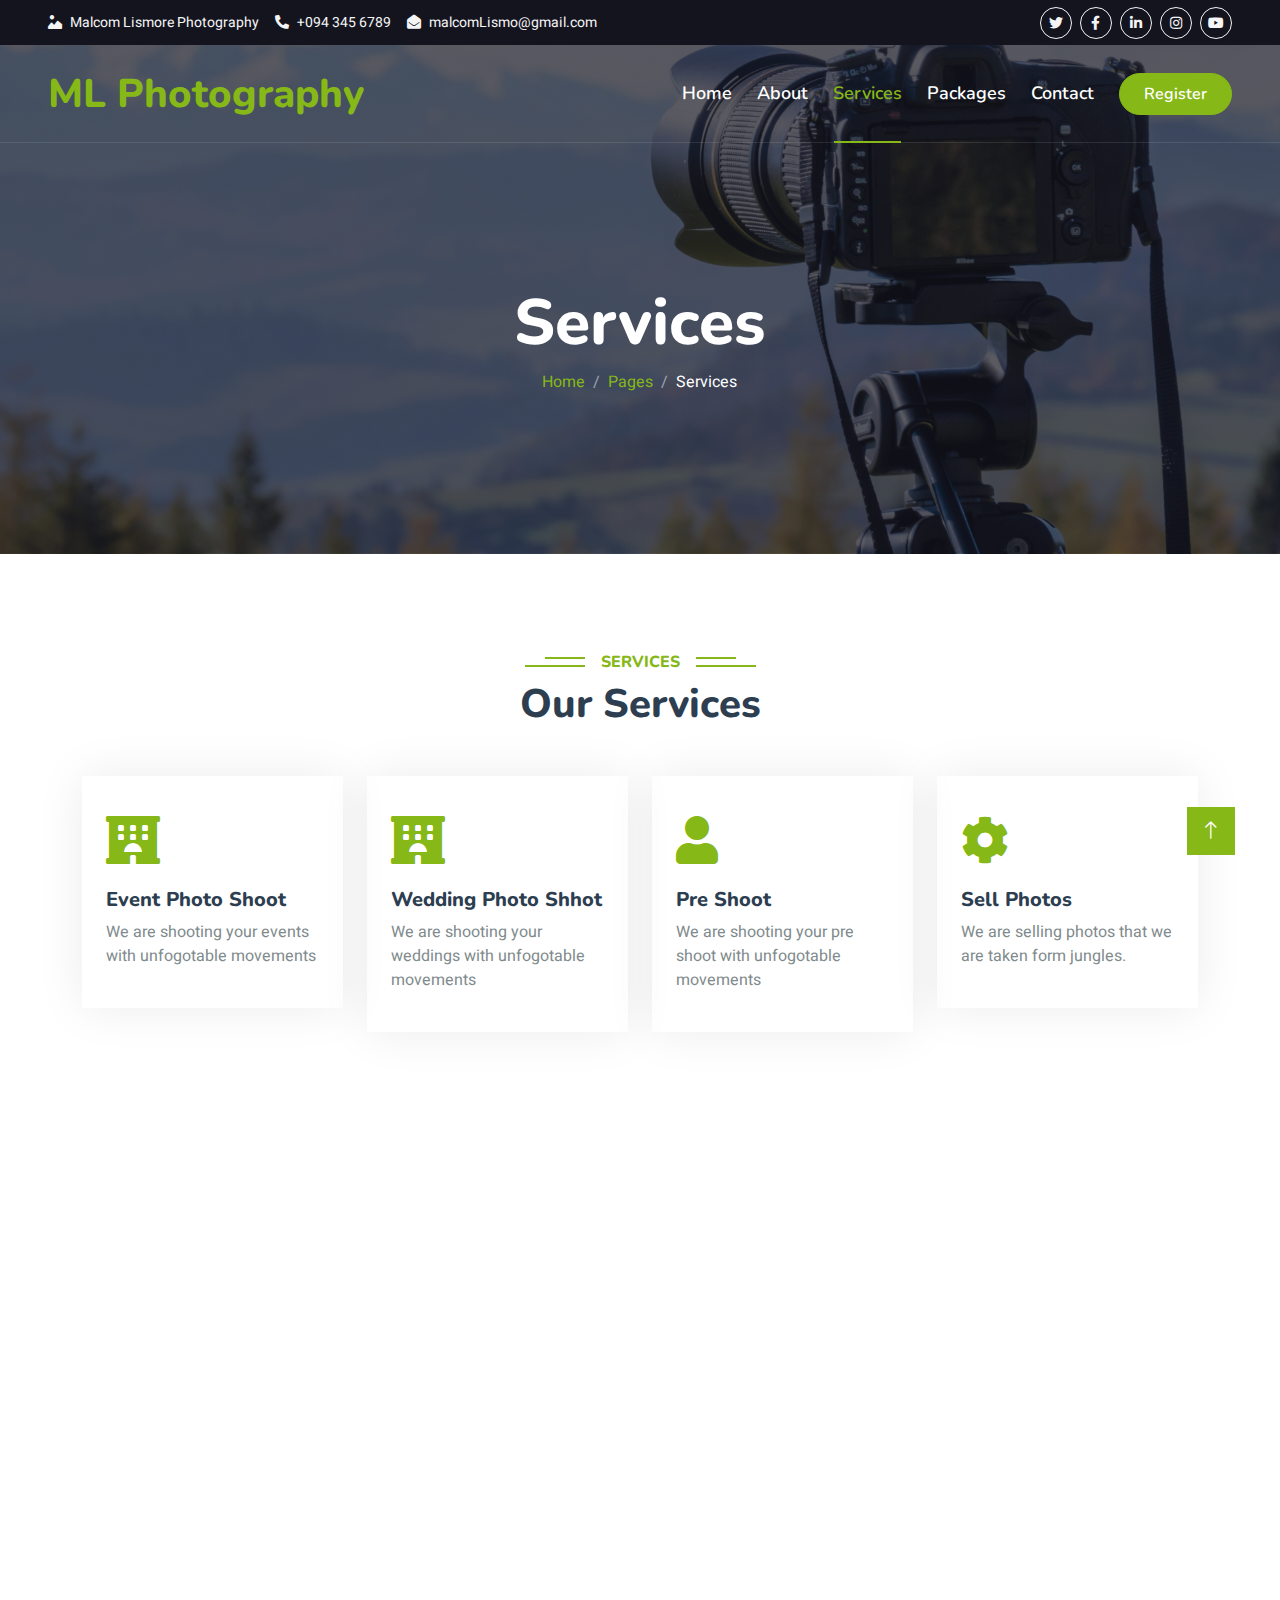
<file: service.html>
<!DOCTYPE html>
<html lang="en">

<head>
    <meta charset="utf-8">
    <title>Tourist - Travel Agency HTML Template</title>
    <meta content="width=device-width, initial-scale=1.0" name="viewport">
    <meta content="" name="keywords">
    <meta content="" name="description">

    <!-- Favicon -->
    <link href="img/favicon.ico" rel="icon">

    <!-- Google Web Fonts -->
    <link rel="preconnect" href="https://fonts.googleapis.com">
    <link rel="preconnect" href="https://fonts.gstatic.com" crossorigin>
    <link href="https://fonts.googleapis.com/css2?family=Heebo:wght@400;500;600&family=Nunito:wght@600;700;800&display=swap" rel="stylesheet">

    <!-- Icon Font Stylesheet -->
    <link href="https://cdnjs.cloudflare.com/ajax/libs/font-awesome/5.10.0/css/all.min.css" rel="stylesheet">
    <link href="https://cdn.jsdelivr.net/npm/bootstrap-icons@1.4.1/font/bootstrap-icons.css" rel="stylesheet">

    <!-- Libraries Stylesheet -->
    <link href="lib/animate/animate.min.css" rel="stylesheet">
    <link href="lib/owlcarousel/assets/owl.carousel.min.css" rel="stylesheet">
    <link href="lib/tempusdominus/css/tempusdominus-bootstrap-4.min.css" rel="stylesheet" />

    <!-- Customized Bootstrap Stylesheet -->
    <link href="css/bootstrap.min.css" rel="stylesheet">

    <!-- Template Stylesheet -->
    <link href="css/style.css" rel="stylesheet">
</head>

<body>
    <!-- Spinner Start -->
    <div id="spinner" class="show bg-white position-fixed translate-middle w-100 vh-100 top-50 start-50 d-flex align-items-center justify-content-center">
        <div class="spinner-border text-primary" style="width: 3rem; height: 3rem;" role="status">
            <span class="sr-only">Loading...</span>
        </div>
    </div>
    <!-- Spinner End -->


    <!-- Topbar Start -->
    <div class="container-fluid bg-dark px-5 d-none d-lg-block">
        <div class="row gx-0">
            <div class="col-lg-8 text-center text-lg-start mb-2 mb-lg-0">
                <div class="d-inline-flex align-items-center" style="height: 45px;">
                    <small class="me-3 text-light"><i class="bi bi-image-alt me-2"></i>Malcom Lismore Photography</small>
                    <small class="me-3 text-light"><i class="fa fa-phone-alt me-2"></i>+094 345 6789</small>
                    <small class="text-light"><i class="fa fa-envelope-open me-2"></i>malcomLismo@gmail.com</small>
                </div>
            </div>
            <div class="col-lg-4 text-center text-lg-end">
                <div class="d-inline-flex align-items-center" style="height: 45px;">
                    <a class="btn btn-sm btn-outline-light btn-sm-square rounded-circle me-2" href=""><i class="fab fa-twitter fw-normal"></i></a>
                    <a class="btn btn-sm btn-outline-light btn-sm-square rounded-circle me-2" href=""><i class="fab fa-facebook-f fw-normal"></i></a>
                    <a class="btn btn-sm btn-outline-light btn-sm-square rounded-circle me-2" href=""><i class="fab fa-linkedin-in fw-normal"></i></a>
                    <a class="btn btn-sm btn-outline-light btn-sm-square rounded-circle me-2" href=""><i class="fab fa-instagram fw-normal"></i></a>
                    <a class="btn btn-sm btn-outline-light btn-sm-square rounded-circle" href=""><i class="fab fa-youtube fw-normal"></i></a>
                </div>
            </div>
        </div>
    </div>
    <!-- Topbar End -->


    <!-- Navbar & Hero Start -->
    <div class="container-fluid position-relative p-0">
        <nav class="navbar navbar-expand-lg navbar-light px-4 px-lg-5 py-3 py-lg-0">
            <a href="" class="navbar-brand p-0">
                <h1 class="text-primary m-0">ML Photography</h1>
                <!-- <img src="img/logo.png" alt="Logo"> -->
            </a>
            <button class="navbar-toggler" type="button" data-bs-toggle="collapse" data-bs-target="#navbarCollapse">
                <span class="fa fa-bars"></span>
            </button>
            <div class="collapse navbar-collapse" id="navbarCollapse">
                <div class="navbar-nav ms-auto py-0">
                    <a href="index.html" class="nav-item nav-link ">Home</a>
                    <a href="about.html" class="nav-item nav-link">About</a>
                    <a href="service.html" class="nav-item nav-link active">Services</a>
                    <a href="package.html" class="nav-item nav-link">Packages</a>
                    <a href="contact.html" class="nav-item nav-link">Contact</a>
                </div>
                <a href="#" onclick="showLogin()" class="btn btn-primary rounded-pill py-2 px-4">Register</a>
            </div>
        </nav>

        <div class="container-fluid bg-primary py-5 mb-5 hero-header">
            <div class="container py-5">
                <div class="row justify-content-center py-5">
                    <div class="col-lg-10 pt-lg-5 mt-lg-5 text-center">
                        <h1 class="display-3 text-white animated slideInDown">Services</h1>
                        <nav aria-label="breadcrumb">
                            <ol class="breadcrumb justify-content-center">
                                <li class="breadcrumb-item"><a href="#">Home</a></li>
                                <li class="breadcrumb-item"><a href="#">Pages</a></li>
                                <li class="breadcrumb-item text-white active" aria-current="page">Services</li>
                            </ol>
                        </nav>
                    </div>
                </div>
            </div>
        </div>
    </div>
    <!-- Navbar & Hero End -->


    <!-- Service Start -->
    <div class="container-xxl py-5">
        <div class="container">
            <div class="text-center wow fadeInUp" data-wow-delay="0.1s">
                <h6 class="section-title bg-white text-center text-primary px-3">Services</h6>
                <h1 class="mb-5">Our Services</h1>
            </div>
            <div class="row g-4">
                <div class="col-lg-3 col-sm-6 wow fadeInUp" data-wow-delay="0.1s">
                    <div class="service-item rounded pt-3">
                        <div class="p-4">
                            <i class="fa fa-3x fa-hotel text-primary mb-4"></i>
                            <h5>Event Photo Shoot</h5>
                            <p>We are shooting your events with unfogotable movements</p>
                        </div>
                    </div>
                </div>
                <div class="col-lg-3 col-sm-6 wow fadeInUp" data-wow-delay="0.3s">
                    <div class="service-item rounded pt-3">
                        <div class="p-4">
                            <i class="fa fa-3x fa-hotel text-primary mb-4"></i>
                            <h5>Wedding Photo Shhot</h5>
                            <p>We are shooting your weddings with unfogotable movements</p>
                        </div>
                    </div>
                </div>
                <div class="col-lg-3 col-sm-6 wow fadeInUp" data-wow-delay="0.5s">
                    <div class="service-item rounded pt-3">
                        <div class="p-4">
                            <i class="fa fa-3x fa-user text-primary mb-4"></i>
                            <h5>Pre Shoot</h5>
                            <p>We are shooting your pre shoot with unfogotable movements</p>
                        </div>
                    </div>
                </div>
                <div class="col-lg-3 col-sm-6 wow fadeInUp" data-wow-delay="0.7s">
                    <div class="service-item rounded pt-3">
                        <div class="p-4">
                            <i class="fa fa-3x fa-cog text-primary mb-4"></i>
                            <h5>Sell Photos</h5>
                            <p>We are selling photos that we are taken form jungles.</p>
                        </div>
                    </div>
                </div>
        
                
                
                
            </div>
        </div>
    </div>
    <!-- Service End -->


    <!-- Testimonial Start -->
    <div class="container-xxl py-5 wow fadeInUp" data-wow-delay="0.1s">
        <div class="container">
            <div class="text-center">
                <h6 class="section-title bg-white text-center text-primary px-3">Testimonial</h6>
                <h1 class="mb-5">Our Clients Say!!!</h1>
            </div>
            <div class="owl-carousel testimonial-carousel position-relative">
                <div class="testimonial-item bg-white text-center border p-4">
                    <img class="bg-white rounded-circle shadow p-1 mx-auto mb-3" src="img/testimonial-1.jpg" style="width: 80px; height: 80px;">
                    <h5 class="mb-0">John Doe</h5>
                    <p>New York, USA</p>
                    <p class="mb-0">Tempor erat elitr rebum at clita. Diam dolor diam ipsum sit diam amet diam et eos. Clita erat ipsum et lorem et sit.</p>
                </div>
                <div class="testimonial-item bg-white text-center border p-4">
                    <img class="bg-white rounded-circle shadow p-1 mx-auto mb-3" src="img/testimonial-2.jpg" style="width: 80px; height: 80px;">
                    <h5 class="mb-0">John Doe</h5>
                    <p>New York, USA</p>
                    <p class="mt-2 mb-0">Tempor erat elitr rebum at clita. Diam dolor diam ipsum sit diam amet diam et eos. Clita erat ipsum et lorem et sit.</p>
                </div>
                <div class="testimonial-item bg-white text-center border p-4">
                    <img class="bg-white rounded-circle shadow p-1 mx-auto mb-3" src="img/testimonial-3.jpg" style="width: 80px; height: 80px;">
                    <h5 class="mb-0">John Doe</h5>
                    <p>New York, USA</p>
                    <p class="mt-2 mb-0">Tempor erat elitr rebum at clita. Diam dolor diam ipsum sit diam amet diam et eos. Clita erat ipsum et lorem et sit.</p>
                </div>
                <div class="testimonial-item bg-white text-center border p-4">
                    <img class="bg-white rounded-circle shadow p-1 mx-auto mb-3" src="img/testimonial-4.jpg" style="width: 80px; height: 80px;">
                    <h5 class="mb-0">John Doe</h5>
                    <p>New York, USA</p>
                    <p class="mt-2 mb-0">Tempor erat elitr rebum at clita. Diam dolor diam ipsum sit diam amet diam et eos. Clita erat ipsum et lorem et sit.</p>
                </div>
            </div>
        </div>
    </div>
    <!-- Testimonial End -->
        

    <!-- Footer Start -->
    <div class="container-fluid bg-dark text-light footer pt-5 mt-5 wow fadeIn" data-wow-delay="0.1s">
        <div class="container py-5">
            <div class="row g-5">
                <div class="col-lg-3 col-md-6">
                    <h4 class="text-white mb-3">Company</h4>
                    <a class="btn btn-link" href="">About Us</a>
                    <a class="btn btn-link" href="">Contact Us</a>
                    <a class="btn btn-link" href="">Privacy Policy</a>
                    <a class="btn btn-link" href="">Terms & Condition</a>
                    <a class="btn btn-link" href="">FAQs & Help</a>
                </div>
                <div class="col-lg-3 col-md-6">
                    <h4 class="text-white mb-3">Contact</h4>
                    <p class="mb-2"><i class="fa fa-map-marker-alt me-3"></i>ML Photographer, Sri Lanka</p>
                    <p class="mb-2"><i class="fa fa-phone-alt me-3"></i>+094 345 67890</p>
                    <p class="mb-2"><i class="fa fa-envelope me-3"></i>malcomLismo@gmail.com</p>
                    <div class="d-flex pt-2">
                        <a class="btn btn-outline-light btn-social" href=""><i class="fab fa-twitter"></i></a>
                        <a class="btn btn-outline-light btn-social" href=""><i class="fab fa-facebook-f"></i></a>
                        <a class="btn btn-outline-light btn-social" href=""><i class="fab fa-youtube"></i></a>
                        <a class="btn btn-outline-light btn-social" href=""><i class="fab fa-linkedin-in"></i></a>
                    </div>
                </div>
                <div class="col-lg-3 col-md-6">
                    <h4 class="text-white mb-3">Gallery</h4>
                    <div class="row g-2 pt-2">
                        <div class="col-4">
                            <img class="img-fluid bg-light p-1" src="img/destination-1.jpg" alt="">
                        </div>
                        <div class="col-4">
                            <img class="img-fluid bg-light p-1" src="img/destination-2.jpg" alt="">
                        </div>
                        <div class="col-4">
                            <img class="img-fluid bg-light p-1" src="img/destination-4.jpg" alt="">
                        </div>
                        <div class="col-4">
                            <img class="img-fluid bg-light p-1" src="img/destination-3.jpg" alt="">
                        </div>
                        <div class="col-4">
                            <img class="img-fluid bg-light p-1" src="img/destination-1.jpg" alt="">
                        </div>
                        <div class="col-4">
                            <img class="img-fluid bg-light p-1" src="img/destination-4.jpg" alt="">
                        </div>
                    </div>
                </div>
                <div class="col-lg-3 col-md-6">
                    <h4 class="text-white mb-3">New Updates</h4>
                    <p>Subscribe for more updates</p>
                    <div class="position-relative mx-auto" style="max-width: 400px;">
                        <input class="form-control border-primary w-100 py-3 ps-4 pe-5" type="text" placeholder="Your email">
                        <button type="button" class="btn btn-primary py-2 position-absolute top-0 end-0 mt-2 me-2">Subscribe</button>
                    </div>
                </div>
            </div>
        </div>
        <div class="container">
            <div class="copyright">
                <div class="row">
                    <div class="col-md-6 text-center text-md-start mb-3 mb-md-0">
                        &copy; <a class="border-bottom" href="#">Dulina Dulsara</a>, All Right Reserved.

                        
                        Designed By <a class="border-bottom" href="https://github.com/SachinUthpala">Dulina Dulasara</a>
                    </div>
                    <div class="col-md-6 text-center text-md-end">
                        <div class="footer-menu">
                            <a href="./index.html">Home</a>
                            <a href="0762712200">Help</a>
                            <a href="./contact.html">FQAs</a>
                        </div>
                    </div>
                </div>
            </div>
        </div>
    </div>
    <!-- Footer End -->


    <!-- Back to Top -->
    <a href="#" class="btn btn-lg btn-primary btn-lg-square back-to-top"><i class="bi bi-arrow-up"></i></a>


    <!-- JavaScript Libraries -->
    <script src="https://code.jquery.com/jquery-3.4.1.min.js"></script>
    <script src="https://cdn.jsdelivr.net/npm/bootstrap@5.0.0/dist/js/bootstrap.bundle.min.js"></script>
    <script src="lib/wow/wow.min.js"></script>
    <script src="lib/easing/easing.min.js"></script>
    <script src="lib/waypoints/waypoints.min.js"></script>
    <script src="lib/owlcarousel/owl.carousel.min.js"></script>
    <script src="lib/tempusdominus/js/moment.min.js"></script>
    <script src="lib/tempusdominus/js/moment-timezone.min.js"></script>
    <script src="lib/tempusdominus/js/tempusdominus-bootstrap-4.min.js"></script>

    <!-- Template Javascript -->
    <script src="js/main.js"></script>

    
        <!-- login  form -->
        <div class="wrapper" id="login">
            <form action="./backEnd/Login/login.php" method="post" autocomplete="off">
              <h2>Login</h2>
                <div class="input-field">
                <input type="email" required name="email" >
                <label>Enter your email</label>
              </div>
              <div class="input-field">
                <input type="password" required name="password" >
                <label>Enter your password</label>
              </div>
              <button type="submit" name="login">Log In</button>
              <div class="register">
                <p onclick="showsignup()">Don't have an account? <a href="#">Register</a></p>
                <p onclick="hideLogin()">Don't have an account? <a href="#">Close Login</a></p>
              </div>
            </form>
          </div>
    
          <!-- end of login -->
    
          <!-- register form -->
          <div class="wrapper" id="signup">
            <form action="./backEnd/Login/login.php" method="post"  autocomplete="off">
              <h2>Register</h2>
              <div class="input-field">
                <input type="text" required name="username">
                <label>Enter your name</label>
              </div>
              <div class="input-field">
                <input type="text" required  name="phone">
                <label>Enter your phone</label>
              </div>
             <div class="input-field">
                <input type="email" required name="email" >
                <label>Enter your email</label>
              </div>
              <div class="input-field">
                <input type="password" required  name="password">
                <label>Enter your password</label>
              </div>
              
              
              <button type="submit" name="signup">Sign Up</button>
            </form>
          </div>
           <!-- end of register form -->


           <script>

            const showLogin = () => {
                document.getElementById("login").style.display = "block";
                document.getElementById("signup").style.display = "none";
            }
            const showsignup = () => {
                document.getElementById("signup").style.display = "block";
                document.getElementById("login").style.display = "none";
            }
        
            const hideLogin = () => {
                document.getElementById("login").style.display = "none";
                document.getElementById("signup").style.display = "none";
            }
        </script>
</body>

</html>
</file>
<file: css/style.css>
/********** Template CSS **********/
:root {
    --primary: #86B817;
    --secondary: #FE8800;
    --light: #F5F5F5;
    --dark: #14141F;
}

.fw-medium {
    font-weight: 600 !important;
}

.fw-semi-bold {
    font-weight: 700 !important;
}

.back-to-top {
    position: fixed;
    display: none;
    right: 45px;
    bottom: 45px;
    z-index: 99;
}


/*** Spinner ***/
#spinner {
    opacity: 0;
    visibility: hidden;
    transition: opacity .5s ease-out, visibility 0s linear .5s;
    z-index: 99999;
}

#spinner.show {
    transition: opacity .5s ease-out, visibility 0s linear 0s;
    visibility: visible;
    opacity: 1;
}


/*** Button ***/
.btn {
    font-family: 'Nunito', sans-serif;
    font-weight: 600;
    transition: .5s;
}

.btn.btn-primary,
.btn.btn-secondary {
    color: #FFFFFF;
}

.btn-square {
    width: 38px;
    height: 38px;
}

.btn-sm-square {
    width: 32px;
    height: 32px;
}

.btn-lg-square {
    width: 48px;
    height: 48px;
}

.btn-square,
.btn-sm-square,
.btn-lg-square {
    padding: 0;
    display: flex;
    align-items: center;
    justify-content: center;
    font-weight: normal;
    border-radius: 0px;
}


/*** Navbar ***/
.navbar-light .navbar-nav .nav-link {
    font-family: 'Nunito', sans-serif;
    position: relative;
    margin-right: 25px;
    padding: 35px 0;
    color: #FFFFFF !important;
    font-size: 18px;
    font-weight: 600;
    outline: none;
    transition: .5s;
}

.sticky-top.navbar-light .navbar-nav .nav-link {
    padding: 20px 0;
    color: var(--dark) !important;
}

.navbar-light .navbar-nav .nav-link:hover,
.navbar-light .navbar-nav .nav-link.active {
    color: var(--primary) !important;
}

.navbar-light .navbar-brand img {
    max-height: 60px;
    transition: .5s;
}

.sticky-top.navbar-light .navbar-brand img {
    max-height: 45px;
}

@media (max-width: 991.98px) {
    .sticky-top.navbar-light {
        position: relative;
        background: #FFFFFF;
    }

    .navbar-light .navbar-collapse {
        margin-top: 15px;
        border-top: 1px solid #DDDDDD;
    }

    .navbar-light .navbar-nav .nav-link,
    .sticky-top.navbar-light .navbar-nav .nav-link {
        padding: 10px 0;
        margin-left: 0;
        color: var(--dark) !important;
    }

    .navbar-light .navbar-brand img {
        max-height: 45px;
    }
}

@media (min-width: 992px) {
    .navbar-light {
        position: absolute;
        width: 100%;
        top: 0;
        left: 0;
        border-bottom: 1px solid rgba(256, 256, 256, .1);
        z-index: 999;
    }
    
    .sticky-top.navbar-light {
        position: fixed;
        background: #FFFFFF;
    }

    .navbar-light .navbar-nav .nav-link::before {
        position: absolute;
        content: "";
        width: 0;
        height: 2px;
        bottom: -1px;
        left: 50%;
        background: var(--primary);
        transition: .5s;
    }

    .navbar-light .navbar-nav .nav-link:hover::before,
    .navbar-light .navbar-nav .nav-link.active::before {
        width: calc(100% - 2px);
        left: 1px;
    }

    .navbar-light .navbar-nav .nav-link.nav-contact::before {
        display: none;
    }
}


/*** Hero Header ***/
.hero-header {
    background: linear-gradient(rgba(20, 20, 31, .7), rgba(20, 20, 31, .7)), url(../img/bg-hero.jpg);
    background-position: center center;
    background-repeat: no-repeat;
    background-size: cover;
}

.breadcrumb-item + .breadcrumb-item::before {
    color: rgba(255, 255, 255, .5);
}


/*** Section Title ***/
.section-title {
    position: relative;
    display: inline-block;
    text-transform: uppercase;
}

.section-title::before {
    position: absolute;
    content: "";
    width: calc(100% + 80px);
    height: 2px;
    top: 4px;
    left: -40px;
    background: var(--primary);
    z-index: -1;
}

.section-title::after {
    position: absolute;
    content: "";
    width: calc(100% + 120px);
    height: 2px;
    bottom: 5px;
    left: -60px;
    background: var(--primary);
    z-index: -1;
}

.section-title.text-start::before {
    width: calc(100% + 40px);
    left: 0;
}

.section-title.text-start::after {
    width: calc(100% + 60px);
    left: 0;
}


/*** Service ***/
.service-item {
    box-shadow: 0 0 45px rgba(0, 0, 0, .08);
    transition: .5s;
}

.service-item:hover {
    background: var(--primary);
}

.service-item * {
    transition: .5s;
}

.service-item:hover * {
    color: var(--light) !important;
}


/*** Destination ***/
.destination img {
    transition: .5s;
}

.destination a:hover img {
    transform: scale(1.1);
}


/*** Package ***/
.package-item {
    box-shadow: 0 0 45px rgba(0, 0, 0, .08);
}

.package-item img {
    transition: .5s;
}

.package-item:hover img {
    transform: scale(1.1);
}


/*** Booking ***/
.booking {
    background: linear-gradient(rgba(15, 23, 43, .7), rgba(15, 23, 43, .7)), url(../img/booking.jpg);
    background-position: center center;
    background-repeat: no-repeat;
    background-size: cover;
}


/*** Team ***/
.team-item {
    box-shadow: 0 0 45px rgba(0, 0, 0, .08);
}

.team-item img {
    transition: .5s;
}

.team-item:hover img {
    transform: scale(1.1);
}

.team-item .btn {
    background: #FFFFFF;
    color: var(--primary);
    border-radius: 20px;
    border-bottom: 1px solid var(--primary);
}

.team-item .btn:hover {
    background: var(--primary);
    color: #FFFFFF;
}


/*** Testimonial ***/
.testimonial-carousel::before {
    position: absolute;
    content: "";
    top: 0;
    left: 0;
    height: 100%;
    width: 0;
    background: linear-gradient(to right, rgba(255, 255, 255, 1) 0%, rgba(255, 255, 255, 0) 100%);
    z-index: 1;
}

.testimonial-carousel::after {
    position: absolute;
    content: "";
    top: 0;
    right: 0;
    height: 100%;
    width: 0;
    background: linear-gradient(to left, rgba(255, 255, 255, 1) 0%, rgba(255, 255, 255, 0) 100%);
    z-index: 1;
}

@media (min-width: 768px) {
    .testimonial-carousel::before,
    .testimonial-carousel::after {
        width: 200px;
    }
}

@media (min-width: 992px) {
    .testimonial-carousel::before,
    .testimonial-carousel::after {
        width: 300px;
    }
}

.testimonial-carousel .owl-item .testimonial-item,
.testimonial-carousel .owl-item.center .testimonial-item * {
    transition: .5s;
}

.testimonial-carousel .owl-item.center .testimonial-item {
    background: var(--primary) !important;
    border-color: var(--primary) !important;
}

.testimonial-carousel .owl-item.center .testimonial-item * {
    color: #FFFFFF !important;
}

.testimonial-carousel .owl-dots {
    margin-top: 24px;
    display: flex;
    align-items: flex-end;
    justify-content: center;
}

.testimonial-carousel .owl-dot {
    position: relative;
    display: inline-block;
    margin: 0 5px;
    width: 15px;
    height: 15px;
    border: 1px solid #CCCCCC;
    border-radius: 15px;
    transition: .5s;
}

.testimonial-carousel .owl-dot.active {
    background: var(--primary);
    border-color: var(--primary);
}


/*** Footer ***/
.footer .btn.btn-social {
    margin-right: 5px;
    width: 35px;
    height: 35px;
    display: flex;
    align-items: center;
    justify-content: center;
    color: var(--light);
    font-weight: normal;
    border: 1px solid #FFFFFF;
    border-radius: 35px;
    transition: .3s;
}

.footer .btn.btn-social:hover {
    color: var(--primary);
}

.footer .btn.btn-link {
    display: block;
    margin-bottom: 5px;
    padding: 0;
    text-align: left;
    color: #FFFFFF;
    font-size: 15px;
    font-weight: normal;
    text-transform: capitalize;
    transition: .3s;
}

.footer .btn.btn-link::before {
    position: relative;
    content: "\f105";
    font-family: "Font Awesome 5 Free";
    font-weight: 900;
    margin-right: 10px;
}

.footer .btn.btn-link:hover {
    letter-spacing: 1px;
    box-shadow: none;
}

.footer .copyright {
    padding: 25px 0;
    font-size: 15px;
    border-top: 1px solid rgba(256, 256, 256, .1);
}

.footer .copyright a {
    color: var(--light);
}

.footer .footer-menu a {
    margin-right: 15px;
    padding-right: 15px;
    border-right: 1px solid rgba(255, 255, 255, .1);
}

.footer .footer-menu a:last-child {
    margin-right: 0;
    padding-right: 0;
    border-right: none;
}


/* login form */
#signup{
    display: none;
}

#login{
    display: none;
}


.wrapper {
    position: fixed;
    top: 0;
    left: 0;
    transform: translate(125% , 15%);
    z-index: 100000;
    width: 400px;
    border-radius: 8px;
    padding: 30px;
    text-align: center;
    border: 1px solid rgba(255, 255, 255, 0.5);
    background: #86B817;
    backdrop-filter: blur(9px);
    -webkit-backdrop-filter: blur(9px);
  }
  
  form {
    display: flex;
    flex-direction: column;
  }
  
  h2 {
    font-size: 2rem;
    margin-bottom: 20px;
    color: #ffffff;
  }
  
  .input-field {
    position: relative;
    border-bottom: 2px solid #ffffff;
    margin: 15px 0;
  }
  
  .input-field label {
    position: absolute;
    top: 50%;
    left: 0;
    transform: translateY(-50%);
    color: #ffffff;
    font-size: 16px;
    pointer-events: none;
    transition: 0.15s ease;
  }
  
  .input-field input {
    width: 100%;
    height: 40px;
    background: transparent;
    border: none;
    outline: none;
    font-size: 16px;
    color: #ffffff;
  }
  
  .input-field input:focus~label,
  .input-field input:valid~label {
    font-size: 0.8rem;
    top: 10px;
    transform: translateY(-120%);
  }
  
  .forget {
    display: flex;
    align-items: center;
    justify-content: space-between;
    margin: 25px 0 35px 0;
    color: #ffffff;
  }
  
  #remember {
    accent-color: #ffffff;
  }
  
  .forget label {
    display: flex;
    align-items: center;
  }
  
  .forget label p {
    margin-left: 8px;
  }
  
  .wrapper a {
    color: #ffffff;
    text-decoration: none;
  }
  
  .wrapper a:hover {
    text-decoration: underline;
  }
  
  button {
    background: #ffffff;
    color: #86B817;
    font-weight: 600;
    border: none;
    padding: 12px 20px;
    cursor: pointer;
    border-radius: 3px;
    font-size: 16px;
    border: 2px solid transparent;
    transition: 0.3s ease;
  }
  
  button:hover {
    color: #ffffff;
    border-color: #fff;
    background: rgba(255, 255, 255, 0.15);
  }
  
  .register {
    text-align: center;
    margin-top: 30px;
    color: #fff;
  }
</file>
<file: Admin/style.css>
@import url('https://fonts.googleapis.com/css2?family=Lato:wght@400;700&family=Poppins:wght@400;500;600;700&display=swap');

* {
	margin: 0;
	padding: 0;
	box-sizing: border-box;
}

a {
	text-decoration: none;
}

li {
	list-style: none;
}

:root {
	--poppins: 'Poppins', sans-serif;
	--lato: 'Lato', sans-serif;

	--light: #F9F9F9;
	--blue: #3C91E6;
	--light-blue: #CFE8FF;
	--grey: #eee;
	--dark-grey: #AAAAAA;
	--dark: #342E37;
	--red: #DB504A;
	--yellow: #FFCE26;
	--light-yellow: #FFF2C6;
	--orange: #FD7238;
	--light-orange: #FFE0D3;
}

html {
	overflow-x: hidden;
}

body.dark {
	--light: #0C0C1E;
	--grey: #060714;
	--dark: #FBFBFB;
}

body {
	background: var(--grey);
	overflow-x: hidden;
}





/* SIDEBAR */
#sidebar {
	position: fixed;
	top: 0;
	left: 0;
	width: 280px;
	height: 100%;
	background: var(--light);
	z-index: 2000;
	font-family: var(--lato);
	transition: .3s ease;
	overflow-x: hidden;
	scrollbar-width: none;
}
#sidebar::--webkit-scrollbar {
	display: none;
}
#sidebar.hide {
	width: 60px;
}
#sidebar .brand {
	font-size: 24px;
	font-weight: 700;
	height: 56px;
	display: flex;
	align-items: center;
	color: var(--blue);
	position: sticky;
	top: 0;
	left: 0;
	background: var(--light);
	z-index: 500;
	padding-bottom: 20px;
	box-sizing: content-box;
}
#sidebar .brand .bx {
	min-width: 60px;
	display: flex;
	justify-content: center;
}
#sidebar .side-menu {
	width: 100%;
	margin-top: 48px;
}
#sidebar .side-menu li {
	height: 48px;
	background: transparent;
	margin-left: 6px;
	border-radius: 48px 0 0 48px;
	padding: 4px;
}
#sidebar .side-menu li.active {
	background: var(--grey);
	position: relative;
}
#sidebar .side-menu li.active::before {
	content: '';
	position: absolute;
	width: 40px;
	height: 40px;
	border-radius: 50%;
	top: -40px;
	right: 0;
	box-shadow: 20px 20px 0 var(--grey);
	z-index: -1;
}
#sidebar .side-menu li.active::after {
	content: '';
	position: absolute;
	width: 40px;
	height: 40px;
	border-radius: 50%;
	bottom: -40px;
	right: 0;
	box-shadow: 20px -20px 0 var(--grey);
	z-index: -1;
}
#sidebar .side-menu li a {
	width: 100%;
	height: 100%;
	background: var(--light);
	display: flex;
	align-items: center;
	border-radius: 48px;
	font-size: 16px;
	color: var(--dark);
	white-space: nowrap;
	overflow-x: hidden;
}
#sidebar .side-menu.top li.active a {
	color: var(--blue);
}
#sidebar.hide .side-menu li a {
	width: calc(48px - (4px * 2));
	transition: width .3s ease;
}
#sidebar .side-menu li a.logout {
	color: var(--red);
}
#sidebar .side-menu.top li a:hover {
	color: var(--blue);
}
#sidebar .side-menu li a .bx {
	min-width: calc(60px  - ((4px + 6px) * 2));
	display: flex;
	justify-content: center;
}
/* SIDEBAR */





/* CONTENT */
#content {
	position: relative;
	width: calc(100% - 280px);
	left: 280px;
	transition: .3s ease;
}
#sidebar.hide ~ #content {
	width: calc(100% - 60px);
	left: 60px;
}




/* NAVBAR */
#content nav {
	height: 56px;
	background: var(--light);
	padding: 0 24px;
	display: flex;
	align-items: center;
	grid-gap: 24px;
	font-family: var(--lato);
	position: sticky;
	top: 0;
	left: 0;
	z-index: 1000;
}
#content nav::before {
	content: '';
	position: absolute;
	width: 40px;
	height: 40px;
	bottom: -40px;
	left: 0;
	border-radius: 50%;
	box-shadow: -20px -20px 0 var(--light);
}
#content nav a {
	color: var(--dark);
}
#content nav .bx.bx-menu {
	cursor: pointer;
	color: var(--dark);
}
#content nav .nav-link {
	font-size: 16px;
	transition: .3s ease;
}
#content nav .nav-link:hover {
	color: var(--blue);
}
#content nav form {
	max-width: 400px;
	width: 100%;
	margin-right: auto;
}
#content nav form .form-input {
	display: flex;
	align-items: center;
	height: 36px;
}
#content nav form .form-input input {
	flex-grow: 1;
	padding: 0 16px;
	height: 100%;
	border: none;
	background: var(--grey);
	border-radius: 36px 0 0 36px;
	outline: none;
	width: 100%;
	color: var(--dark);
}
#content nav form .form-input button {
	width: 36px;
	height: 100%;
	display: flex;
	justify-content: center;
	align-items: center;
	background: var(--blue);
	color: var(--light);
	font-size: 18px;
	border: none;
	outline: none;
	border-radius: 0 36px 36px 0;
	cursor: pointer;
}
#content nav .notification {
	font-size: 20px;
	position: relative;
}
#content nav .notification .num {
	position: absolute;
	top: -6px;
	right: -6px;
	width: 20px;
	height: 20px;
	border-radius: 50%;
	border: 2px solid var(--light);
	background: var(--red);
	color: var(--light);
	font-weight: 700;
	font-size: 12px;
	display: flex;
	justify-content: center;
	align-items: center;
}
#content nav .profile img {
	width: 36px;
	height: 36px;
	object-fit: cover;
	border-radius: 50%;
}
#content nav .switch-mode {
	display: block;
	min-width: 50px;
	height: 25px;
	border-radius: 25px;
	background: var(--grey);
	cursor: pointer;
	position: relative;
}
#content nav .switch-mode::before {
	content: '';
	position: absolute;
	top: 2px;
	left: 2px;
	bottom: 2px;
	width: calc(25px - 4px);
	background: var(--blue);
	border-radius: 50%;
	transition: all .3s ease;
}
#content nav #switch-mode:checked + .switch-mode::before {
	left: calc(100% - (25px - 4px) - 2px);
}
/* NAVBAR */





/* MAIN */
#content main {
	width: 100%;
	padding: 36px 24px;
	font-family: var(--poppins);
	max-height: calc(100vh - 56px);
	overflow-y: auto;
}
#content main .head-title {
	display: flex;
	align-items: center;
	justify-content: space-between;
	grid-gap: 16px;
	flex-wrap: wrap;
}
#content main .head-title .left h1 {
	font-size: 36px;
	font-weight: 600;
	margin-bottom: 10px;
	color: var(--dark);
}
#content main .head-title .left .breadcrumb {
	display: flex;
	align-items: center;
	grid-gap: 16px;
}
#content main .head-title .left .breadcrumb li {
	color: var(--dark);
}
#content main .head-title .left .breadcrumb li a {
	color: var(--dark-grey);
	pointer-events: none;
}
#content main .head-title .left .breadcrumb li a.active {
	color: var(--blue);
	pointer-events: unset;
}
#content main .head-title .btn-download {
	height: 36px;
	padding: 0 16px;
	border-radius: 36px;
	background: var(--blue);
	color: var(--light);
	display: flex;
	justify-content: center;
	align-items: center;
	grid-gap: 10px;
	font-weight: 500;
}




#content main .box-info {
	display: grid;
	grid-template-columns: repeat(auto-fit, minmax(240px, 1fr));
	grid-gap: 24px;
	margin-top: 36px;
}
#content main .box-info li {
	padding: 24px;
	background: var(--light);
	border-radius: 20px;
	display: flex;
	align-items: center;
	grid-gap: 24px;
}
#content main .box-info li .bx {
	width: 80px;
	height: 80px;
	border-radius: 10px;
	font-size: 36px;
	display: flex;
	justify-content: center;
	align-items: center;
}
#content main .box-info li:nth-child(1) .bx {
	background: var(--light-blue);
	color: var(--blue);
}
#content main .box-info li:nth-child(2) .bx {
	background: var(--light-yellow);
	color: var(--yellow);
}
#content main .box-info li:nth-child(3) .bx {
	background: var(--light-orange);
	color: var(--orange);
}
#content main .box-info li .text h3 {
	font-size: 24px;
	font-weight: 600;
	color: var(--dark);
}
#content main .box-info li .text p {
	color: var(--dark);	
}





#content main .table-data {
	display: flex;
	flex-wrap: wrap;
	grid-gap: 24px;
	margin-top: 24px;
	width: 100%;
	color: var(--dark);
}
#content main .table-data > div {
	border-radius: 20px;
	background: var(--light);
	padding: 24px;
	overflow-x: auto;
}
#content main .table-data .head {
	display: flex;
	align-items: center;
	grid-gap: 16px;
	margin-bottom: 24px;
}
#content main .table-data .head h3 {
	margin-right: auto;
	font-size: 24px;
	font-weight: 600;
}
#content main .table-data .head .bx {
	cursor: pointer;
}

#content main .table-data .order {
	flex-grow: 1;
	flex-basis: 500px;
}
#content main .table-data .order table {
	width: 100%;
	border-collapse: collapse;
}
#content main .table-data .order table th {
	padding-bottom: 12px;
	font-size: 13px;
	text-align: left;
	border-bottom: 1px solid var(--grey);
}
#content main .table-data .order table td {
	padding: 16px 0;
}
#content main .table-data .order table tr td:first-child {
	display: flex;
	align-items: center;
	grid-gap: 12px;
	padding-left: 6px;
}
#content main .table-data .order table td img {
	width: 36px;
	height: 36px;
	border-radius: 50%;
	object-fit: cover;
}
#content main .table-data .order table tbody tr:hover {
	background: var(--grey);
}
#content main .table-data .order table tr td .status {
	font-size: 10px;
	padding: 6px 16px;
	color: var(--light);
	border-radius: 20px;
	font-weight: 700;
}
#content main .table-data .order table tr td .status.completed {
	background: var(--blue);
}
#content main .table-data .order table tr td .status.process {
	background: var(--yellow);
}
#content main .table-data .order table tr td .status.pending {
	background: var(--orange);
}


#content main .table-data .todo {
	flex-grow: 1;
	flex-basis: 300px;
}
#content main .table-data .todo .todo-list {
	width: 100%;
}
#content main .table-data .todo .todo-list li {
	width: 100%;
	margin-bottom: 16px;
	background: var(--grey);
	border-radius: 10px;
	padding: 14px 20px;
	display: flex;
	justify-content: space-between;
	align-items: center;
}
#content main .table-data .todo .todo-list li .bx {
	cursor: pointer;
}
#content main .table-data .todo .todo-list li.completed {
	border-left: 10px solid var(--blue);
}
#content main .table-data .todo .todo-list li.not-completed {
	border-left: 10px solid var(--orange);
}
#content main .table-data .todo .todo-list li:last-child {
	margin-bottom: 0;
}
/* MAIN */
/* CONTENT */









@media screen and (max-width: 768px) {
	#sidebar {
		width: 200px;
	}

	#content {
		width: calc(100% - 60px);
		left: 200px;
	}

	#content nav .nav-link {
		display: none;
	}
}






@media screen and (max-width: 576px) {
	#content nav form .form-input input {
		display: none;
	}

	#content nav form .form-input button {
		width: auto;
		height: auto;
		background: transparent;
		border-radius: none;
		color: var(--dark);
	}

	#content nav form.show .form-input input {
		display: block;
		width: 100%;
	}
	#content nav form.show .form-input button {
		width: 36px;
		height: 100%;
		border-radius: 0 36px 36px 0;
		color: var(--light);
		background: var(--red);
	}

	#content nav form.show ~ .notification,
	#content nav form.show ~ .profile {
		display: none;
	}

	#content main .box-info {
		grid-template-columns: 1fr;
	}

	#content main .table-data .head {
		min-width: 420px;
	}
	#content main .table-data .order table {
		min-width: 420px;
	}
	#content main .table-data .todo .todo-list {
		min-width: 420px;
	}
}

#profile{
	display: none;
	text-align: center;

	form{
		padding: 20px 100px;
		display: flex;
		flex-direction: column;
		gap: 30px;


		img{
			width: 150px;
			height: 150px;
			padding: 5px;
			border-radius: 100%;
			border: 2px solid #DB504A;
			margin-left: 40%;
		}

		.inputs{
			padding: 15px 30px;
		}
	}
}
</file>
